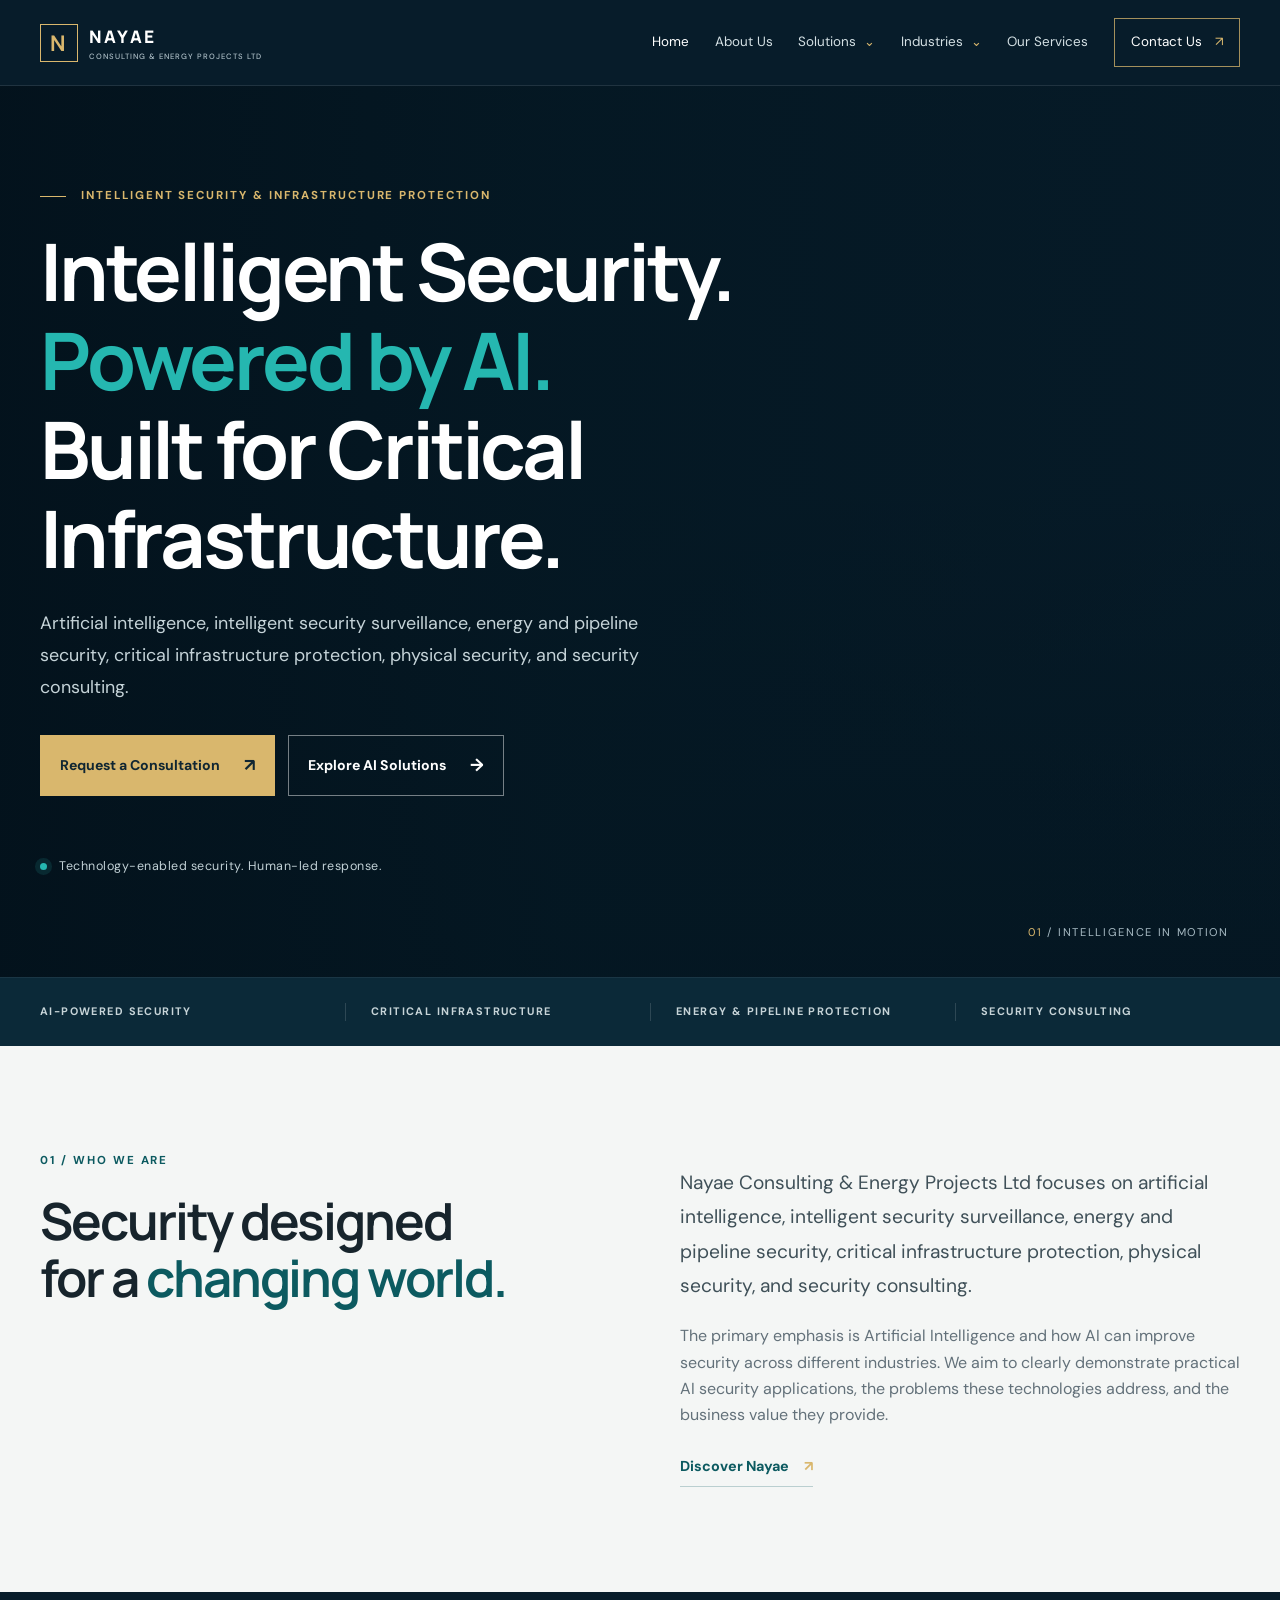
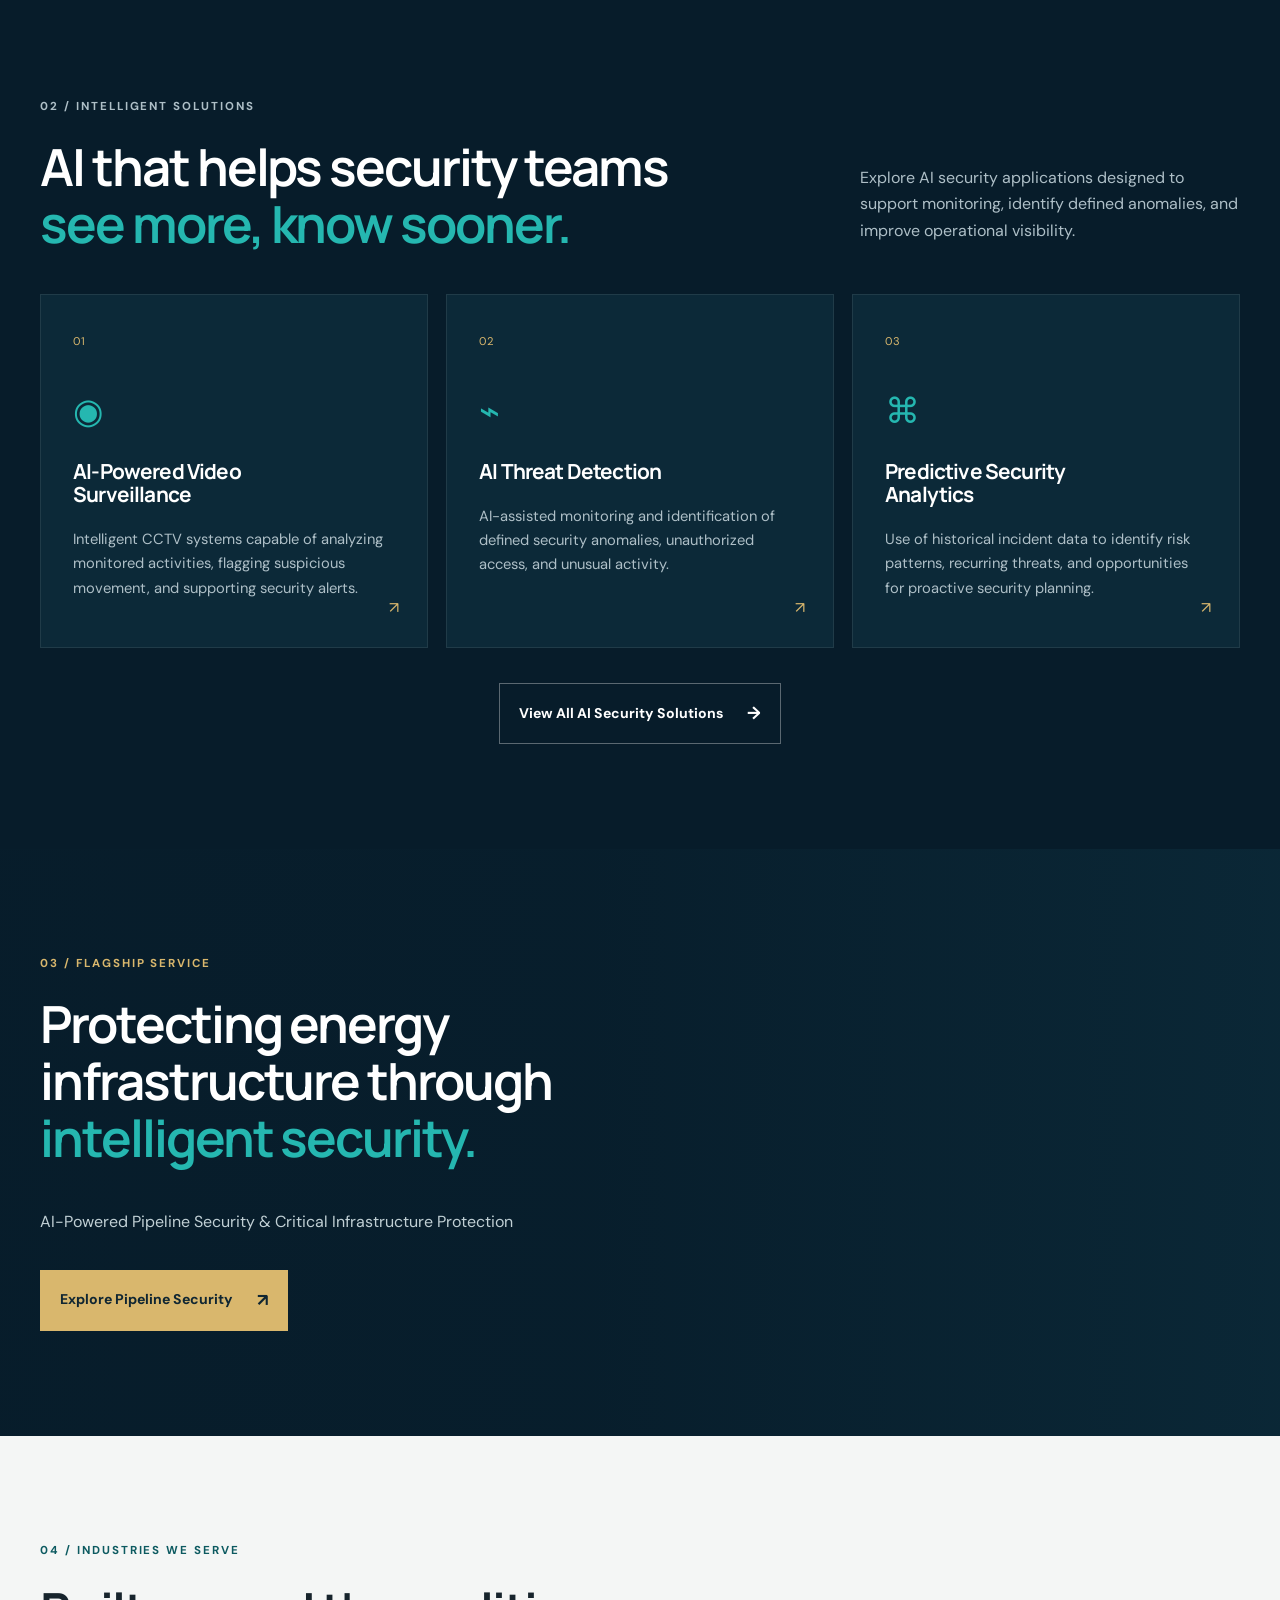
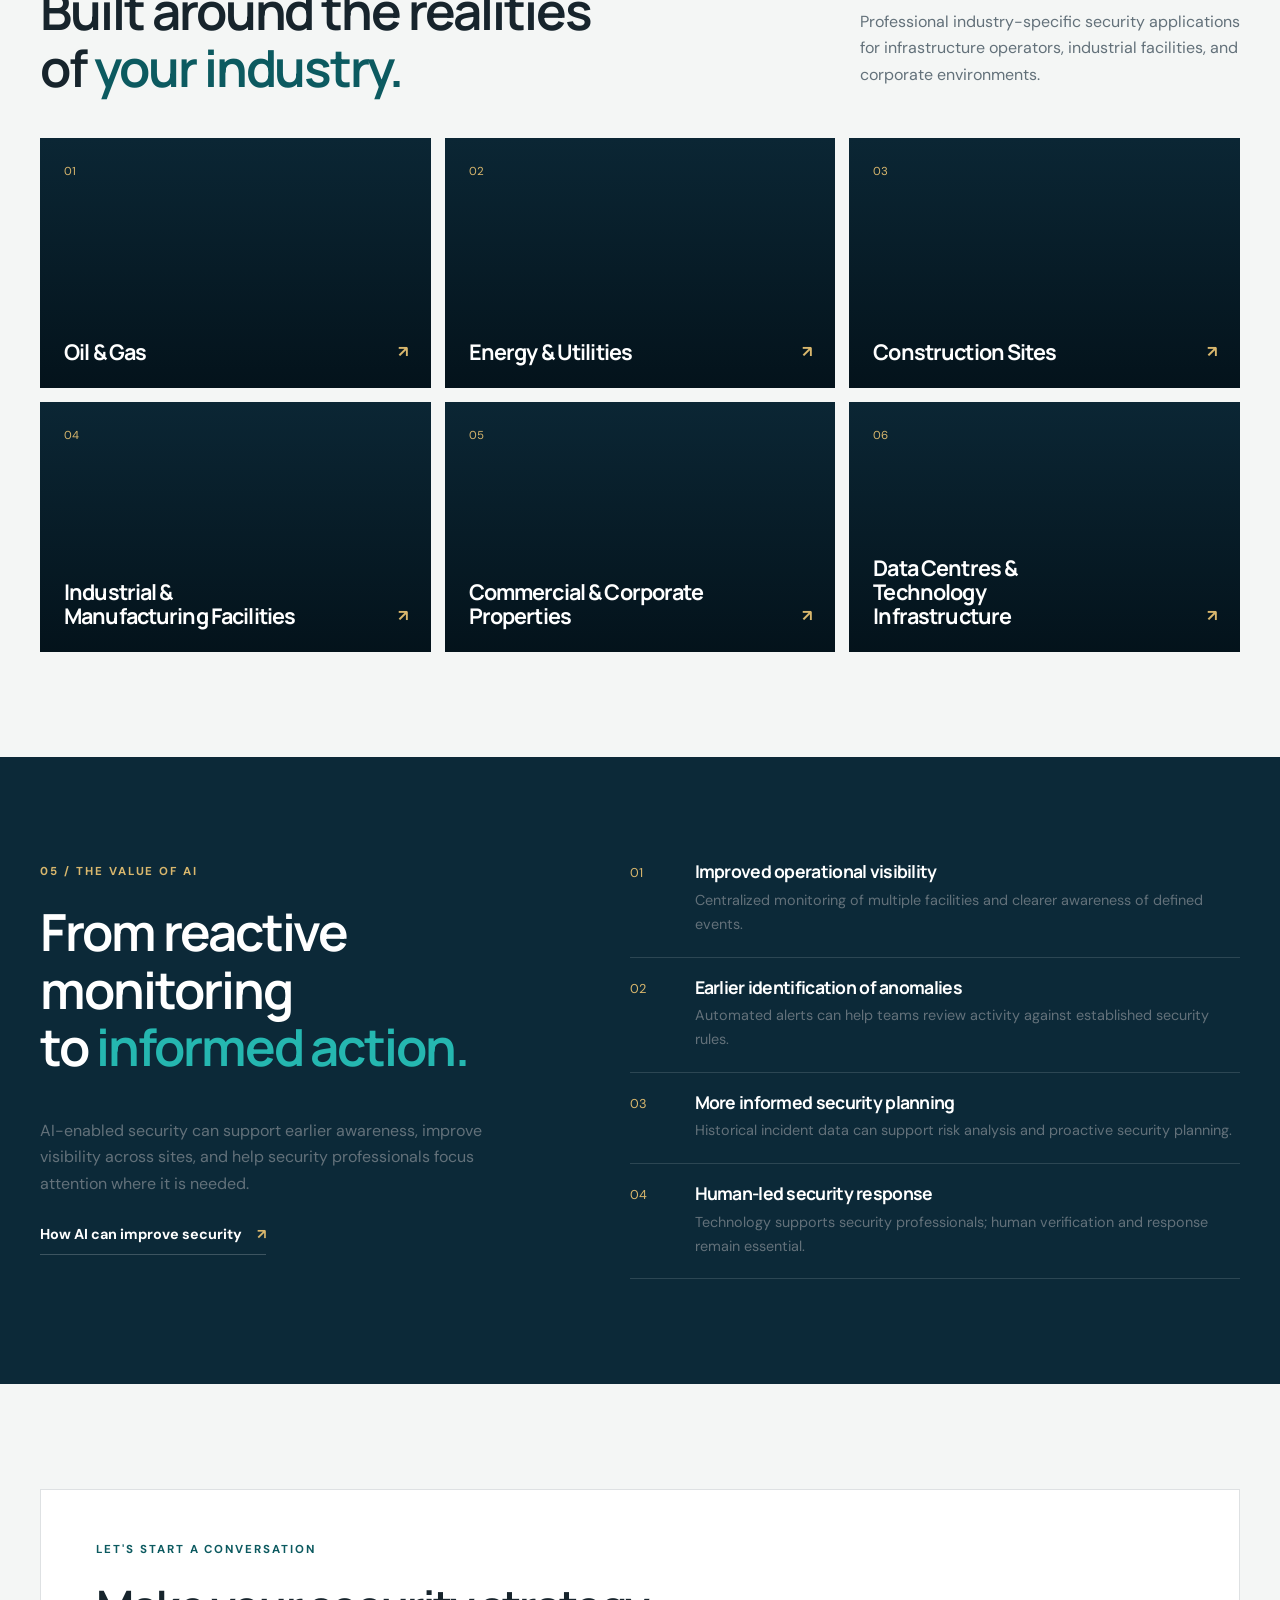
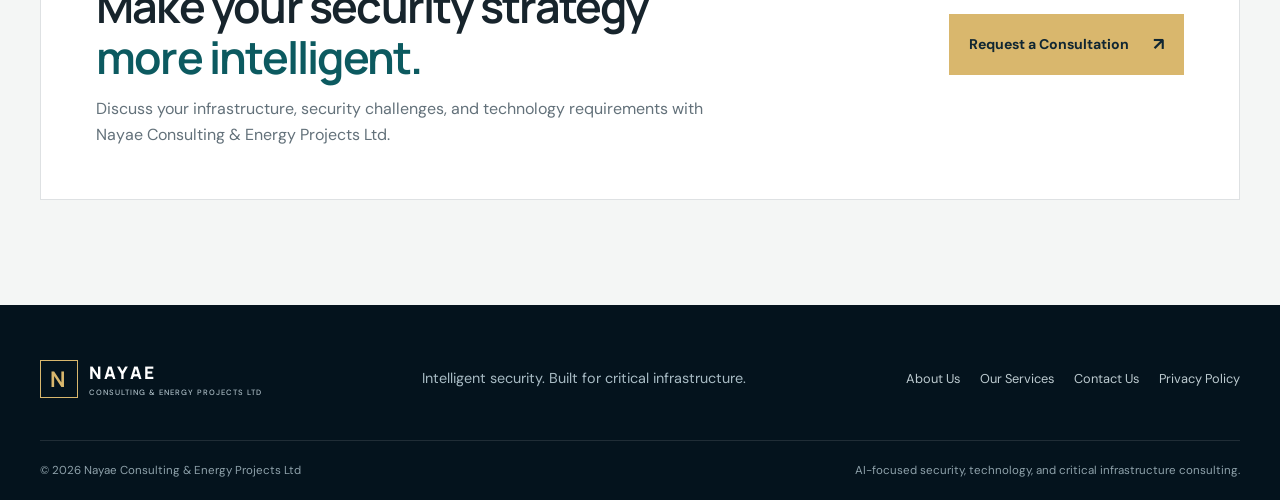
<file: index.html>
<!DOCTYPE html>
<html lang="en">
<head>
  <meta charset="UTF-8">
  <meta name="viewport" content="width=device-width, initial-scale=1.0">
  <meta name="description" content="Nayae Consulting & Energy Projects Ltd — Intelligent Security. Powered by AI. Built for Critical Infrastructure.">
  <meta name="theme-color" content="#071c2a">
  <title>Nayae Consulting & Energy Projects Ltd | Intelligent Security</title>
  <link rel="stylesheet" href="css/style.css">
  <script defer src="js/main.js"></script>
</head>
<body>
  <a class="skip-link" href="#main">Skip to content</a>
  <header class="site-header">
    <a class="brand" href="index.html" aria-label="Nayae home"><span class="brand-mark">N</span><span>NAYAE<small>CONSULTING & ENERGY PROJECTS LTD</small></span></a>
    <button class="menu-toggle" aria-label="Open navigation" aria-expanded="false"><span></span><span></span><span></span></button>
    <nav class="main-nav" aria-label="Main navigation">
      <a class="active" href="index.html">Home</a>
      <a href="about.html">About Us</a>
      <div class="nav-group"><button class="nav-dropdown" aria-expanded="false">Solutions <span>⌄</span></button><div class="dropdown-menu"><a href="ai-solutions.html">AI-Powered Security Solutions</a><a href="pipeline-security.html">Pipeline & Critical Infrastructure</a></div></div>
      <div class="nav-group"><button class="nav-dropdown" aria-expanded="false">Industries <span>⌄</span></button><div class="dropdown-menu"><a href="industries.html#oil-gas">Oil & Gas</a><a href="industries.html#energy">Energy & Utilities</a><a href="industries.html#construction">Construction Sites</a><a href="industries.html#industrial">Industrial & Manufacturing</a><a href="industries.html#commercial">Commercial & Corporate</a><a href="industries.html#warehousing">Warehousing & Logistics</a><a href="industries.html#data-centres">Data Centres & Technology</a></div></div>
      <a href="services.html">Our Services</a><a href="contact.html" class="nav-cta">Contact Us <span>↗</span></a>
    </nav>
  </header>
  <main id="main">
    <section class="hero">
      <div class="hero-image" role="img" aria-label="Modern energy infrastructure at dusk"></div>
      <div class="hero-content wrap">
        <p class="eyebrow"><span></span> INTELLIGENT SECURITY & INFRASTRUCTURE PROTECTION</p>
        <h1>Intelligent Security.<br><em>Powered by AI.</em><br>Built for Critical Infrastructure.</h1>
        <p class="hero-lead">Artificial intelligence, intelligent security surveillance, energy and pipeline security, critical infrastructure protection, physical security, and security consulting.</p>
        <div class="hero-actions"><a class="button button-primary" href="contact.html">Request a Consultation <span>↗</span></a><a class="button button-ghost" href="ai-solutions.html">Explore AI Solutions <span>→</span></a></div>
        <div class="hero-note"><span class="pulse"></span> Technology-enabled security. Human-led response.</div>
      </div>
      <div class="hero-index"><span>01</span> / INTELLIGENCE IN MOTION</div>
    </section>
    <section class="trust-strip"><div class="wrap strip-grid"><span>AI-POWERED SECURITY</span><span>CRITICAL INFRASTRUCTURE</span><span>ENERGY & PIPELINE PROTECTION</span><span>SECURITY CONSULTING</span></div></section>
    <section class="section section-light"><div class="wrap intro-grid"><div><p class="eyebrow dark">01 / WHO WE ARE</p><h2>Security designed for a <em>changing world.</em></h2></div><div class="intro-copy"><p class="large-copy">Nayae Consulting & Energy Projects Ltd focuses on artificial intelligence, intelligent security surveillance, energy and pipeline security, critical infrastructure protection, physical security, and security consulting.</p><p>The primary emphasis is Artificial Intelligence and how AI can improve security across different industries. We aim to clearly demonstrate practical AI security applications, the problems these technologies address, and the business value they provide.</p><a class="text-link" href="about.html">Discover Nayae <span>↗</span></a></div></div></section>
    <section class="section section-dark"><div class="wrap"><div class="section-heading"><div><p class="eyebrow">02 / INTELLIGENT SOLUTIONS</p><h2>AI that helps security teams<br><em>see more, know sooner.</em></h2></div><p>Explore AI security applications designed to support monitoring, identify defined anomalies, and improve operational visibility.</p></div>
      <div class="card-grid three">
        <a class="solution-card" href="ai-solutions.html#video"><span class="card-number">01</span><div class="line-icon">◉</div><h3>AI-Powered Video Surveillance</h3><p>Intelligent CCTV systems capable of analyzing monitored activities, flagging suspicious movement, and supporting security alerts.</p><span class="card-arrow">↗</span></a>
        <a class="solution-card" href="ai-solutions.html#threat"><span class="card-number">02</span><div class="line-icon">⌁</div><h3>AI Threat Detection</h3><p>AI-assisted monitoring and identification of defined security anomalies, unauthorized access, and unusual activity.</p><span class="card-arrow">↗</span></a>
        <a class="solution-card" href="ai-solutions.html#analytics"><span class="card-number">03</span><div class="line-icon">⌘</div><h3>Predictive Security Analytics</h3><p>Use of historical incident data to identify risk patterns, recurring threats, and opportunities for proactive security planning.</p><span class="card-arrow">↗</span></a>
      </div><div class="center-action"><a class="button button-outline" href="ai-solutions.html">View All AI Security Solutions <span>→</span></a></div>
    </div></section>
    <section class="section pipeline-feature"><div class="pipeline-photo"></div><div class="wrap pipeline-content"><p class="eyebrow">03 / FLAGSHIP SERVICE</p><h2>Protecting energy infrastructure through <em>intelligent security.</em></h2><p>AI-Powered Pipeline Security & Critical Infrastructure Protection</p><a class="button button-primary" href="pipeline-security.html">Explore Pipeline Security <span>↗</span></a></div></section>
    <section class="section section-light"><div class="wrap"><div class="section-heading"><div><p class="eyebrow dark">04 / INDUSTRIES WE SERVE</p><h2>Built around the realities<br>of <em>your industry.</em></h2></div><p>Professional industry-specific security applications for infrastructure operators, industrial facilities, and corporate environments.</p></div><div class="industry-grid">
      <a href="industries.html#oil-gas" class="industry-tile tile-oil"><span>01</span><h3>Oil & Gas</h3><b>↗</b></a><a href="industries.html#energy" class="industry-tile tile-energy"><span>02</span><h3>Energy & Utilities</h3><b>↗</b></a><a href="industries.html#construction" class="industry-tile tile-construction"><span>03</span><h3>Construction Sites</h3><b>↗</b></a><a href="industries.html#industrial" class="industry-tile tile-industrial"><span>04</span><h3>Industrial & Manufacturing Facilities</h3><b>↗</b></a><a href="industries.html#commercial" class="industry-tile tile-commercial"><span>05</span><h3>Commercial & Corporate Properties</h3><b>↗</b></a><a href="industries.html#data-centres" class="industry-tile tile-data"><span>06</span><h3>Data Centres & Technology Infrastructure</h3><b>↗</b></a>
    </div></div></section>
    <section class="section benefits-section"><div class="wrap benefits-grid"><div><p class="eyebrow">05 / THE VALUE OF AI</p><h2>From reactive monitoring<br>to <em>informed action.</em></h2><p>AI-enabled security can support earlier awareness, improve visibility across sites, and help security professionals focus attention where it is needed.</p><a class="text-link light-link" href="ai-solutions.html">How AI can improve security <span>↗</span></a></div><div class="benefit-list"><div><span>01</span><div><h3>Improved operational visibility</h3><p>Centralized monitoring of multiple facilities and clearer awareness of defined events.</p></div></div><div><span>02</span><div><h3>Earlier identification of anomalies</h3><p>Automated alerts can help teams review activity against established security rules.</p></div></div><div><span>03</span><div><h3>More informed security planning</h3><p>Historical incident data can support risk analysis and proactive security planning.</p></div></div><div><span>04</span><div><h3>Human-led security response</h3><p>Technology supports security professionals; human verification and response remain essential.</p></div></div></div></div></section>
    <section class="section section-light"><div class="wrap cta-panel"><div><p class="eyebrow dark">LET'S START A CONVERSATION</p><h2>Make your security strategy<br><em>more intelligent.</em></h2><p>Discuss your infrastructure, security challenges, and technology requirements with Nayae Consulting & Energy Projects Ltd.</p></div><a class="button button-primary" href="contact.html">Request a Consultation <span>↗</span></a></div></section>
  </main>
  <footer class="site-footer"><div class="wrap footer-top"><a class="brand" href="index.html"><span class="brand-mark">N</span><span>NAYAE<small>CONSULTING & ENERGY PROJECTS LTD</small></span></a><p>Intelligent security. Built for critical infrastructure.</p><div class="footer-links"><a href="about.html">About Us</a><a href="services.html">Our Services</a><a href="contact.html">Contact Us</a><a href="privacy.html">Privacy Policy</a></div></div><div class="wrap footer-bottom"><span>© <span data-year></span> Nayae Consulting & Energy Projects Ltd</span><span>AI-focused security, technology, and critical infrastructure consulting.</span></div></footer>
</body>
</html>
</file>
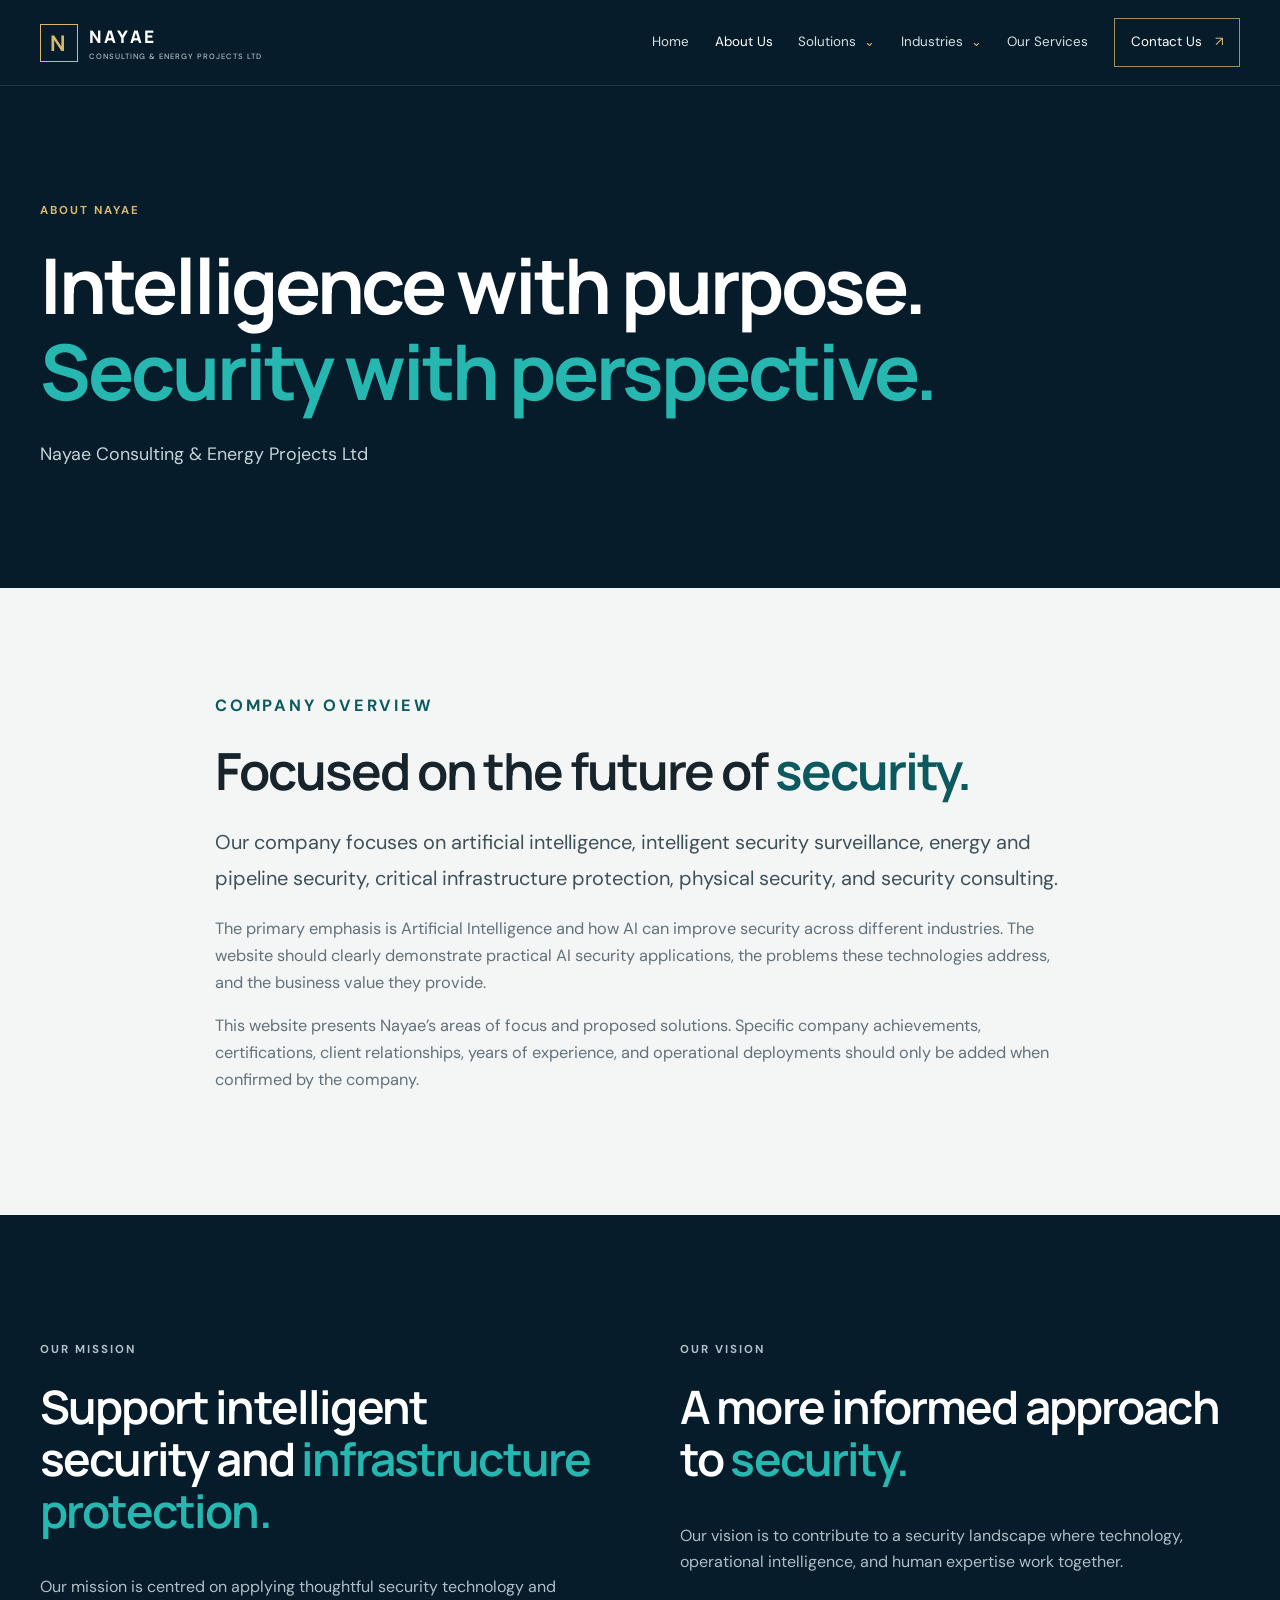
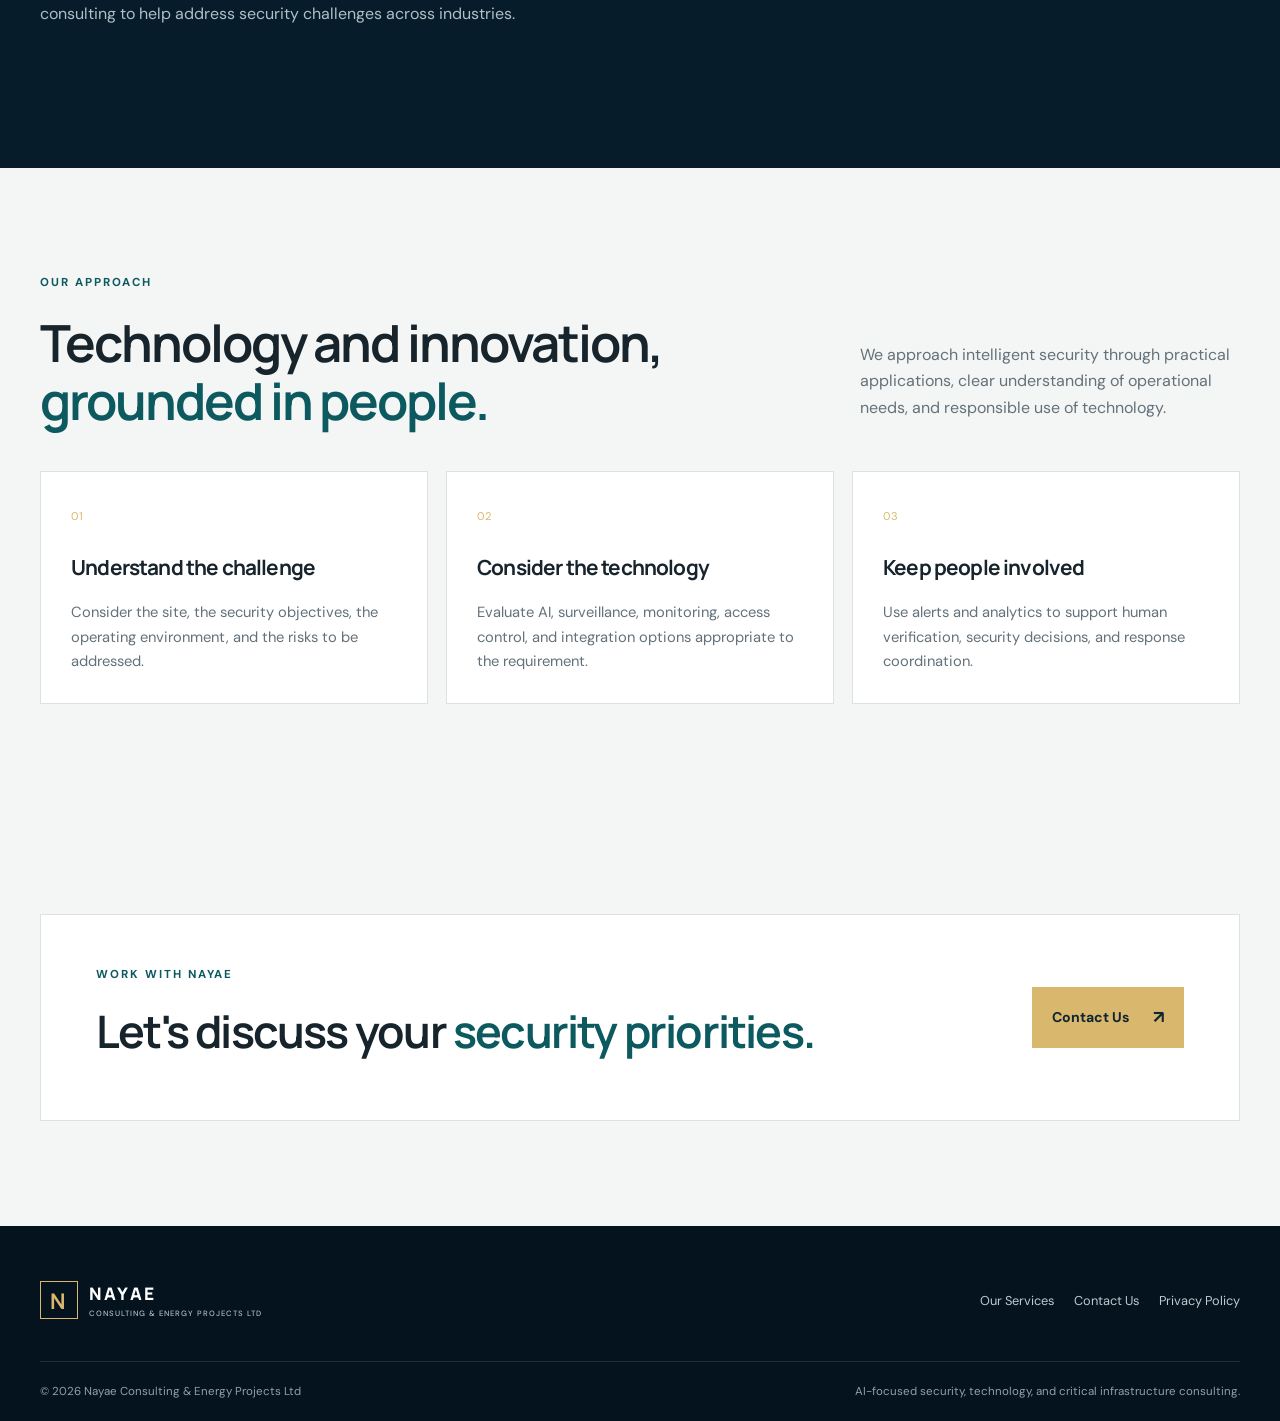
<file: about.html>
<!DOCTYPE html><html lang="en"><head><meta charset="UTF-8"><meta name="viewport" content="width=device-width, initial-scale=1.0"><meta name="description" content="Learn about Nayae Consulting & Energy Projects Ltd and our approach to intelligent security."><title>About Us | Nayae Consulting & Energy Projects Ltd</title><link rel="stylesheet" href="css/style.css"><script defer src="js/main.js"></script></head><body><header class="site-header"><a class="brand" href="index.html"><span class="brand-mark">N</span><span>NAYAE<small>CONSULTING & ENERGY PROJECTS LTD</small></span></a><button class="menu-toggle" aria-label="Open navigation" aria-expanded="false"><span></span><span></span><span></span></button><nav class="main-nav"><a href="index.html">Home</a><a class="active" href="about.html">About Us</a><div class="nav-group"><button class="nav-dropdown" aria-expanded="false">Solutions <span>⌄</span></button><div class="dropdown-menu"><a href="ai-solutions.html">AI-Powered Security Solutions</a><a href="pipeline-security.html">Pipeline & Critical Infrastructure</a></div></div><div class="nav-group"><button class="nav-dropdown" aria-expanded="false">Industries <span>⌄</span></button><div class="dropdown-menu"><a href="industries.html">Industries We Serve</a></div></div><a href="services.html">Our Services</a><a href="contact.html" class="nav-cta">Contact Us <span>↗</span></a></nav></header><main id="main"><section class="page-hero page-hero-about"><div class="wrap"><p class="eyebrow">ABOUT NAYAE</p><h1>Intelligence with purpose.<br><em>Security with perspective.</em></h1><p class="hero-lead">Nayae Consulting & Energy Projects Ltd</p></div></section><section class="section section-light"><div class="wrap content-narrow"><p class="eyebrow dark">COMPANY OVERVIEW</p><h2>Focused on the future of <em>security.</em></h2><p class="large-copy">Our company focuses on artificial intelligence, intelligent security surveillance, energy and pipeline security, critical infrastructure protection, physical security, and security consulting.</p><p>The primary emphasis is Artificial Intelligence and how AI can improve security across different industries. The website should clearly demonstrate practical AI security applications, the problems these technologies address, and the business value they provide.</p><p>This website presents Nayae’s areas of focus and proposed solutions. Specific company achievements, certifications, client relationships, years of experience, and operational deployments should only be added when confirmed by the company.</p></div></section><section class="section section-dark"><div class="wrap values-grid"><div><p class="eyebrow">OUR MISSION</p><h2>Support intelligent security and <em>infrastructure protection.</em></h2><p>Our mission is centred on applying thoughtful security technology and consulting to help address security challenges across industries.</p></div><div><p class="eyebrow">OUR VISION</p><h2>A more informed approach to <em>security.</em></h2><p>Our vision is to contribute to a security landscape where technology, operational intelligence, and human expertise work together.</p></div></div></section><section class="section section-light"><div class="wrap"><div class="section-heading"><div><p class="eyebrow dark">OUR APPROACH</p><h2>Technology and innovation,<br><em>grounded in people.</em></h2></div><p>We approach intelligent security through practical applications, clear understanding of operational needs, and responsible use of technology.</p></div><div class="card-grid three"><article class="plain-card"><span class="card-number">01</span><h3>Understand the challenge</h3><p>Consider the site, the security objectives, the operating environment, and the risks to be addressed.</p></article><article class="plain-card"><span class="card-number">02</span><h3>Consider the technology</h3><p>Evaluate AI, surveillance, monitoring, access control, and integration options appropriate to the requirement.</p></article><article class="plain-card"><span class="card-number">03</span><h3>Keep people involved</h3><p>Use alerts and analytics to support human verification, security decisions, and response coordination.</p></article></div></div></section><section class="section section-light"><div class="wrap cta-panel"><div><p class="eyebrow dark">WORK WITH NAYAE</p><h2>Let's discuss your <em>security priorities.</em></h2></div><a class="button button-primary" href="contact.html">Contact Us <span>↗</span></a></div></section></main><footer class="site-footer"><div class="wrap footer-top"><a class="brand" href="index.html"><span class="brand-mark">N</span><span>NAYAE<small>CONSULTING & ENERGY PROJECTS LTD</small></span></a><div class="footer-links"><a href="services.html">Our Services</a><a href="contact.html">Contact Us</a><a href="privacy.html">Privacy Policy</a></div></div><div class="wrap footer-bottom"><span>© <span data-year></span> Nayae Consulting & Energy Projects Ltd</span><span>AI-focused security, technology, and critical infrastructure consulting.</span></div></footer></body></html>
</file>
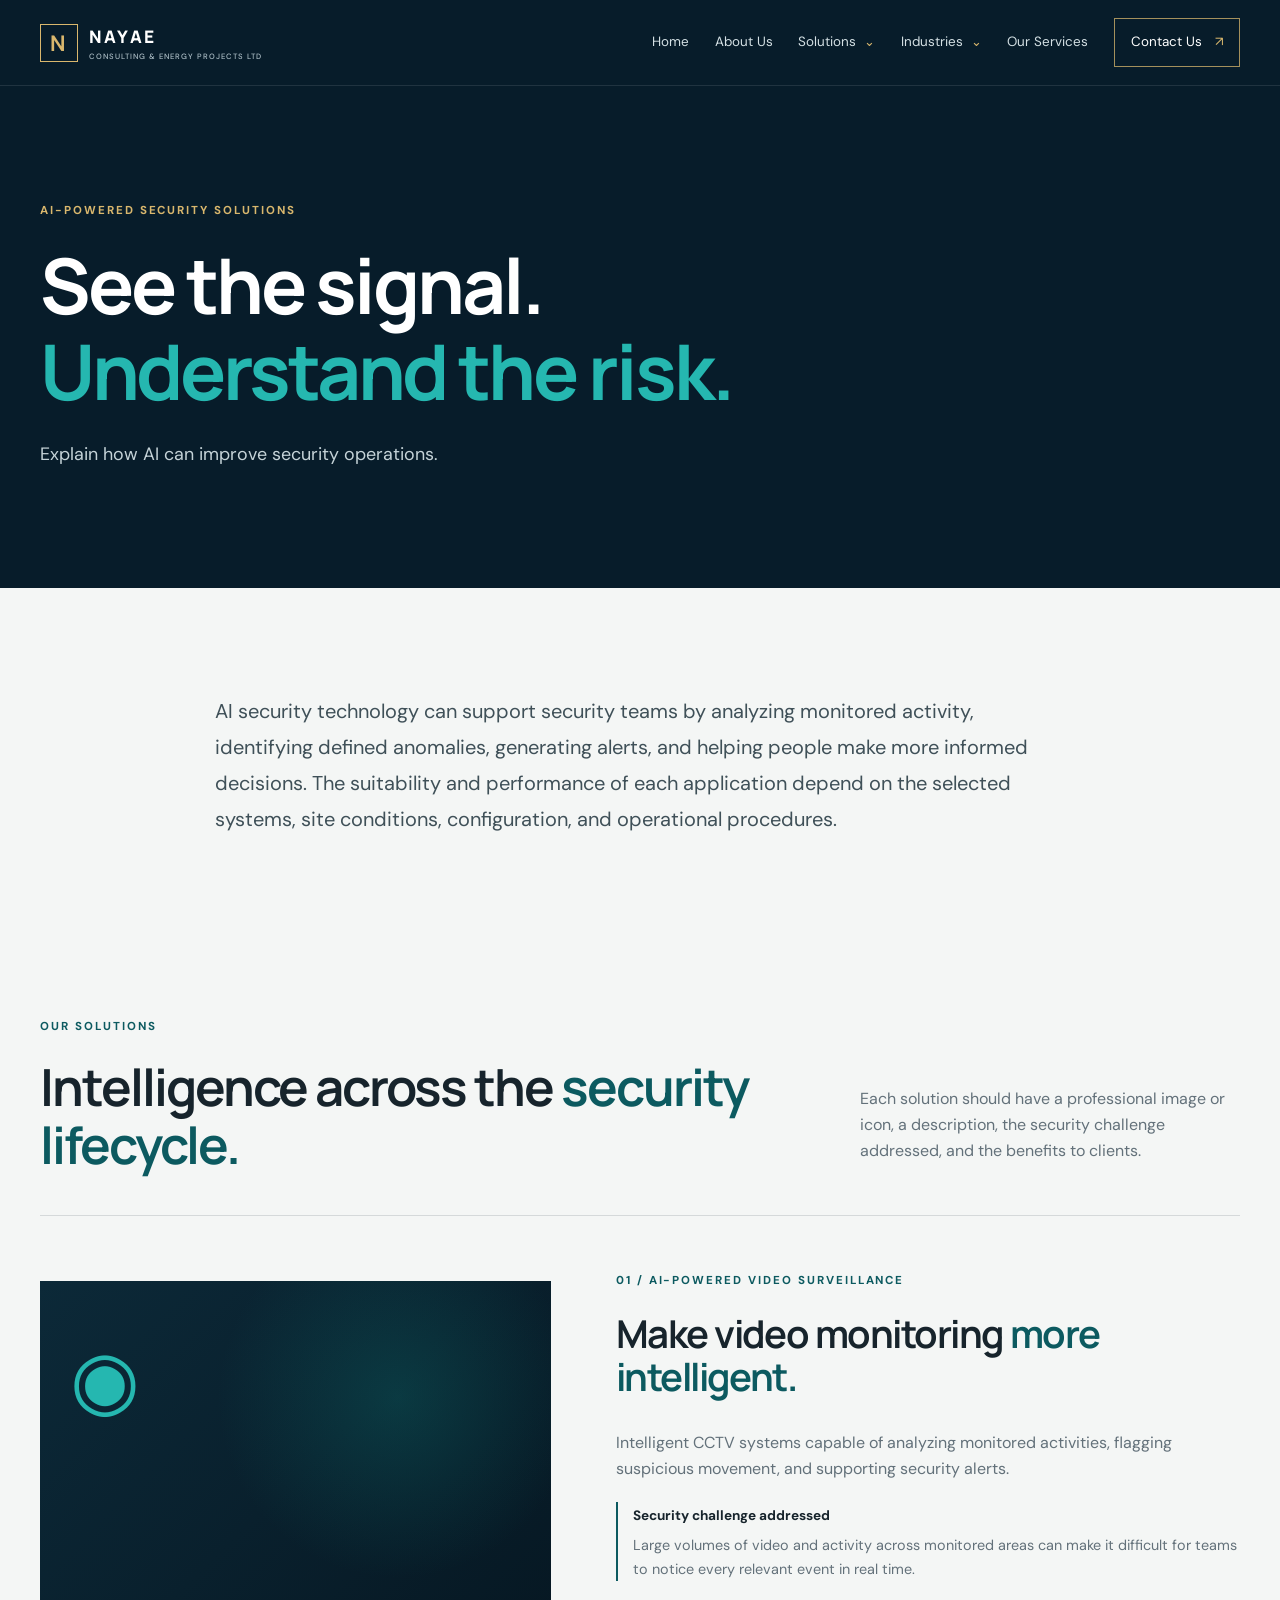
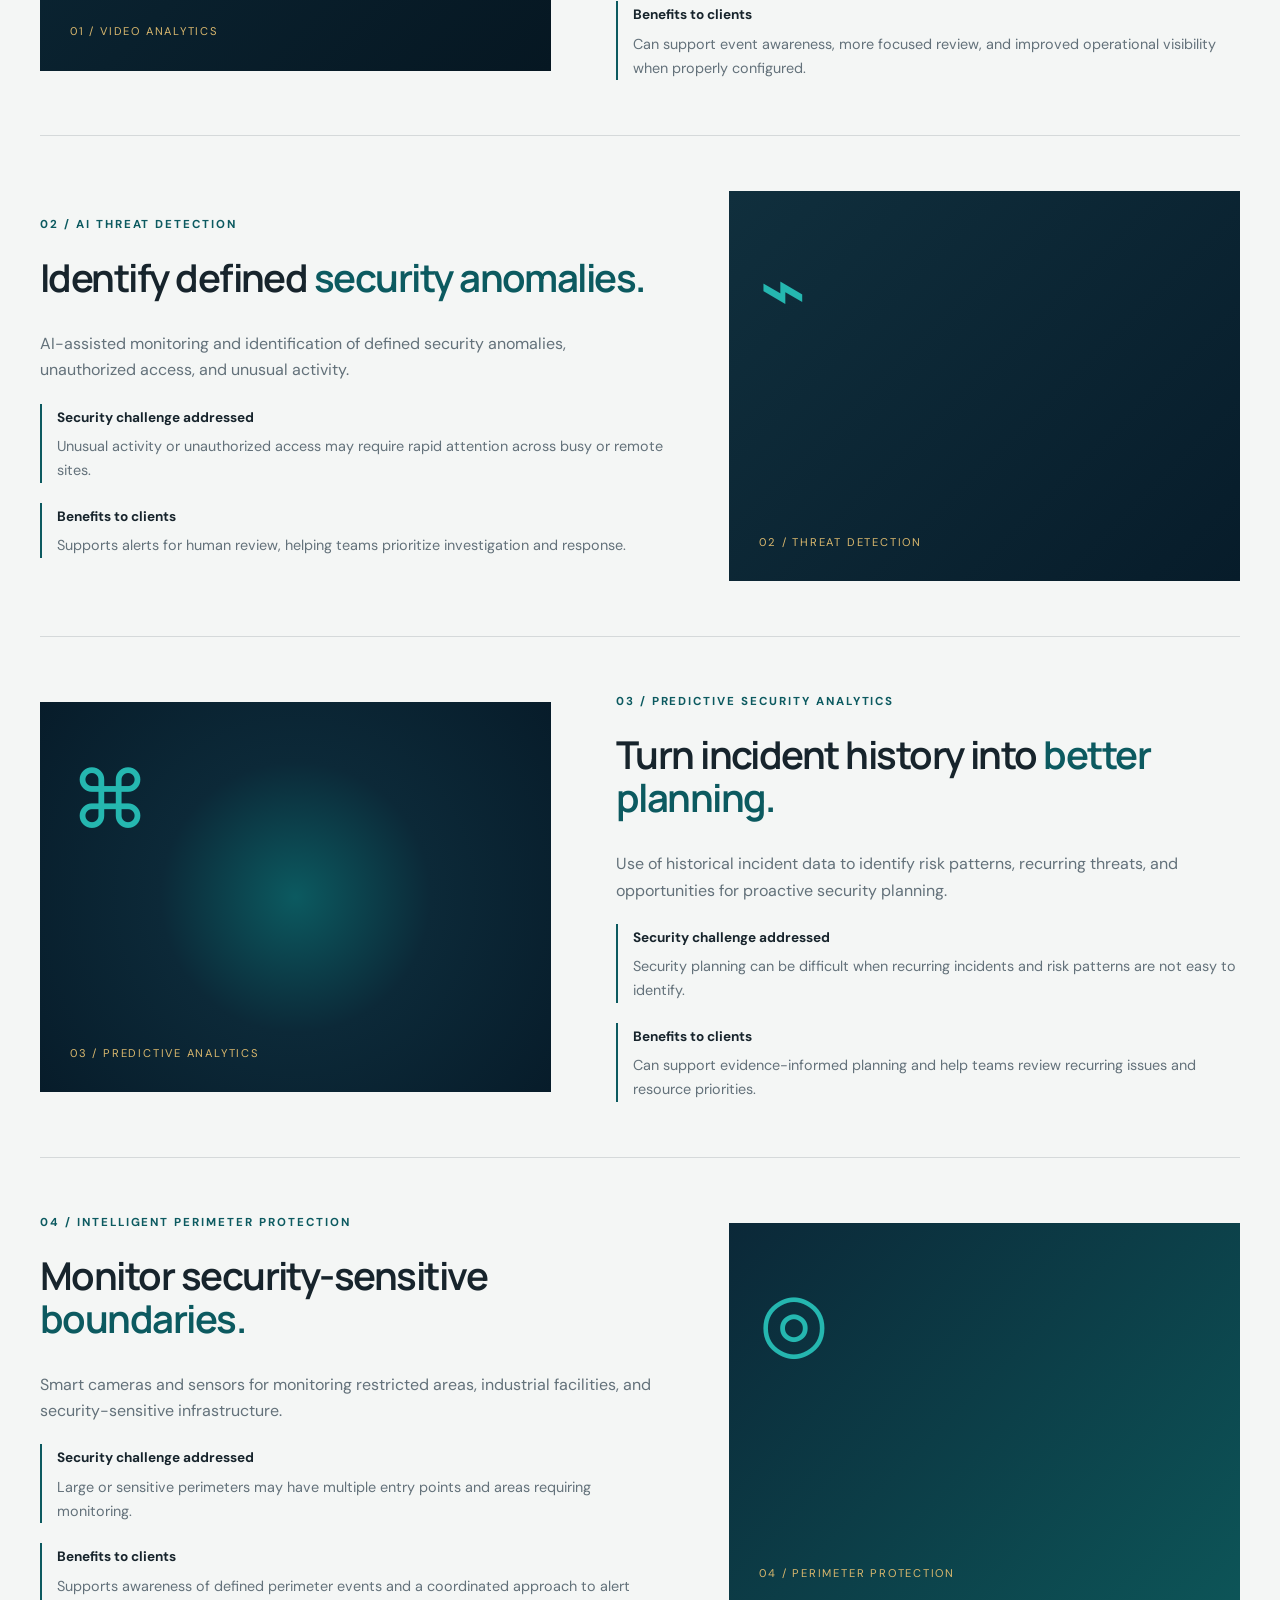
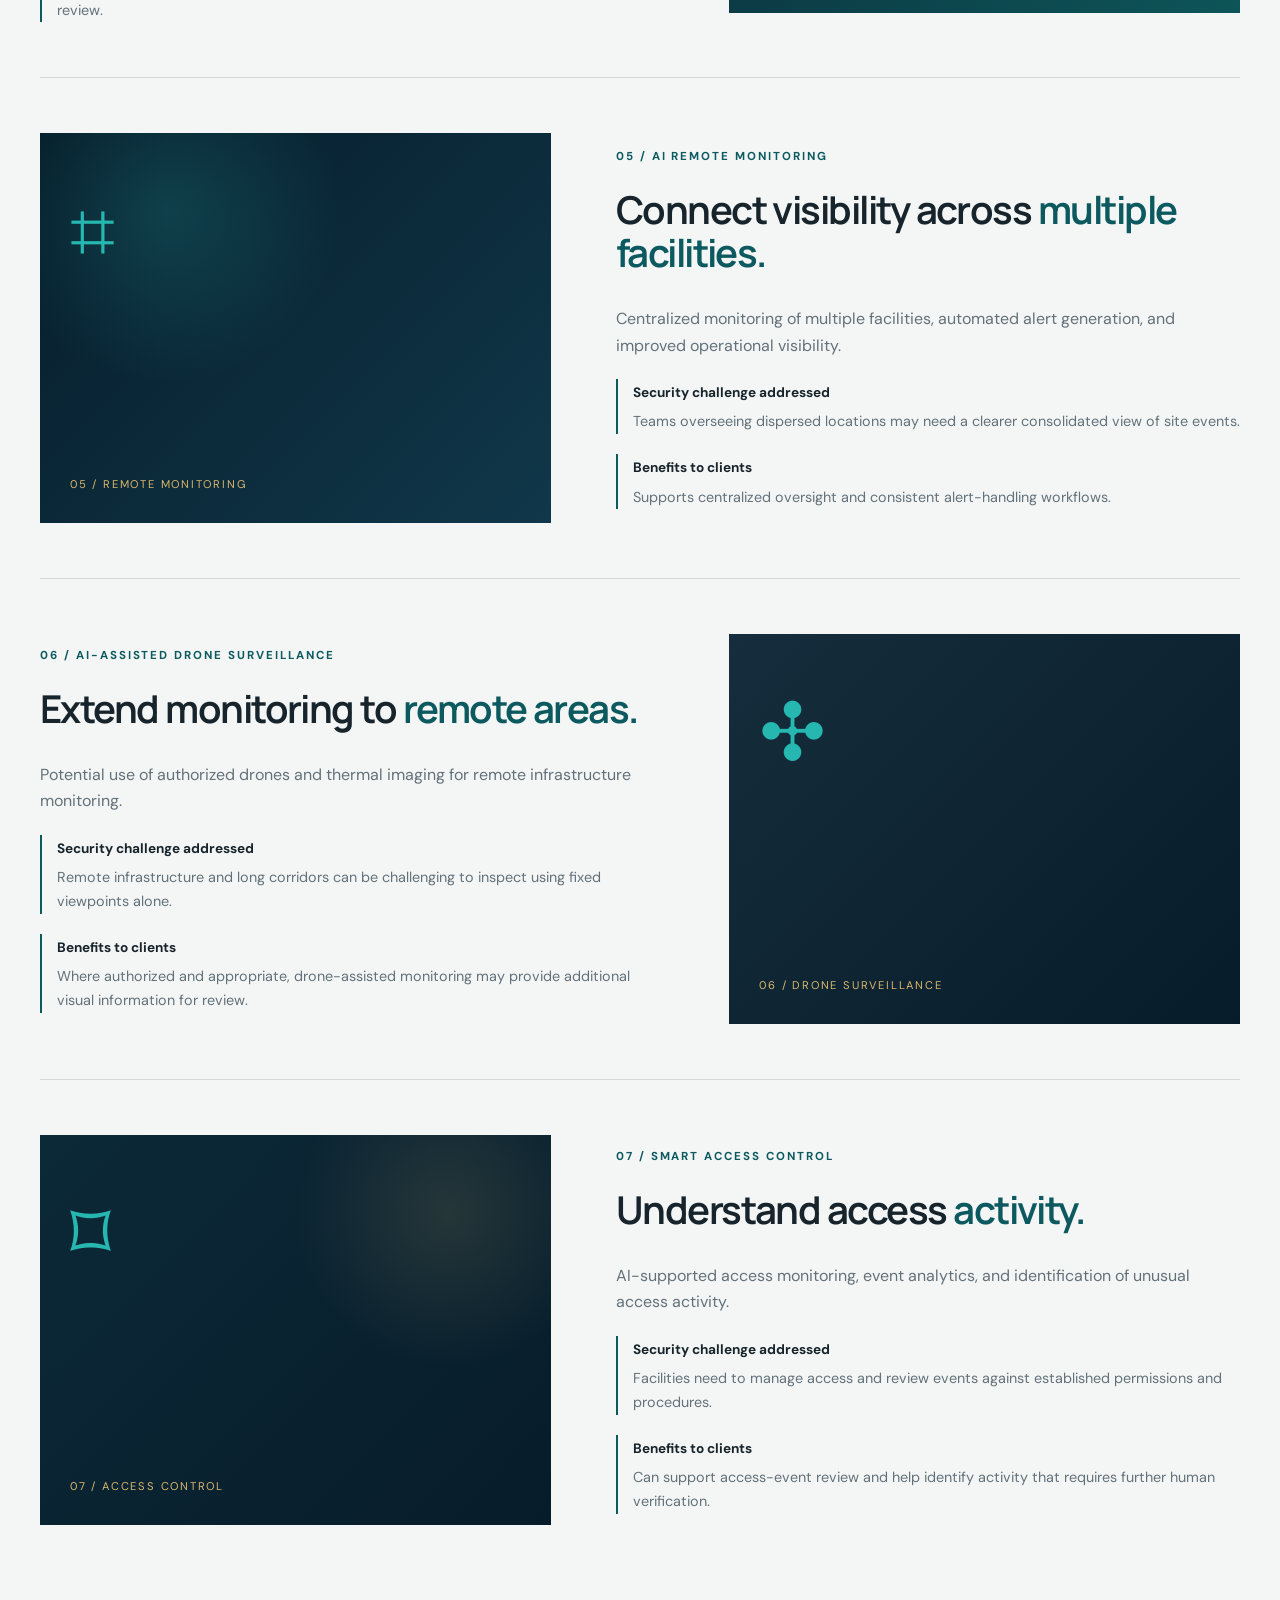
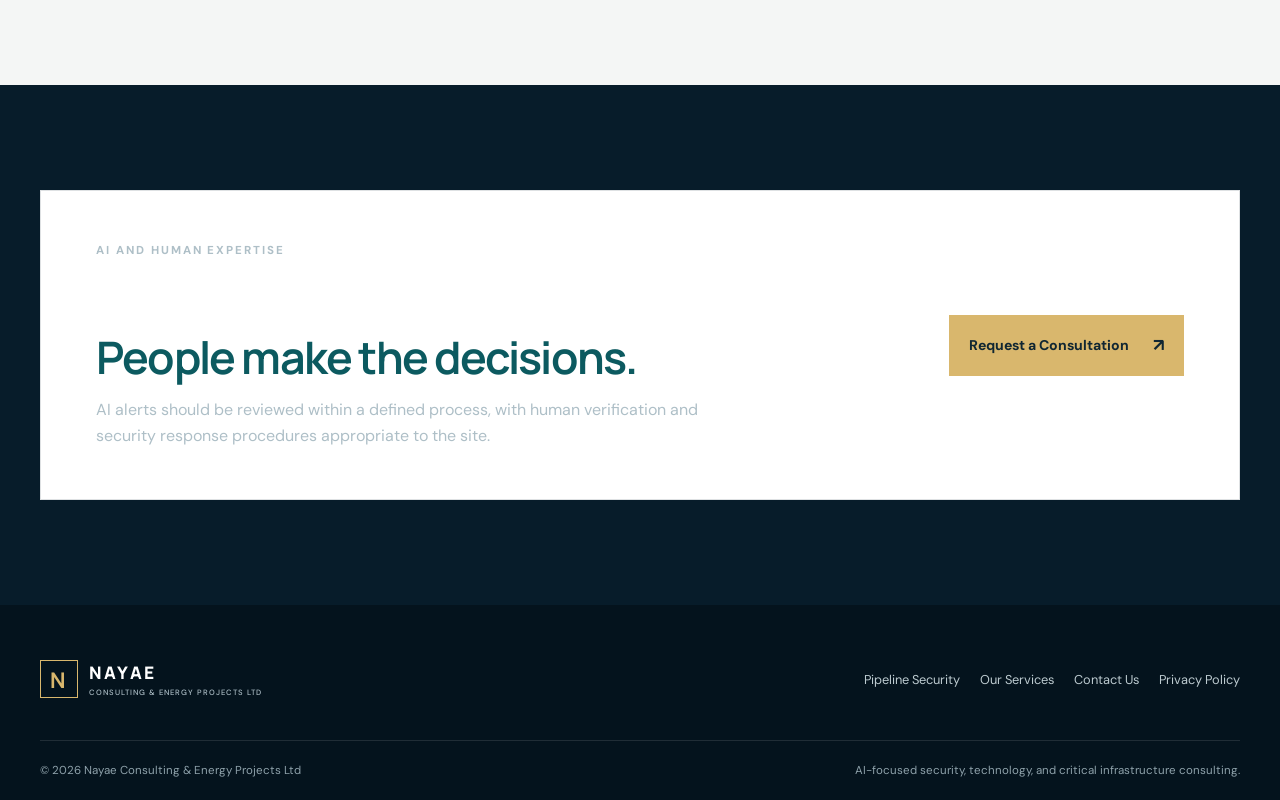
<file: ai-solutions.html>
<!DOCTYPE html><html lang="en"><head><meta charset="UTF-8"><meta name="viewport" content="width=device-width, initial-scale=1.0"><meta name="description" content="AI-Powered Security Solutions from Nayae Consulting & Energy Projects Ltd."><title>AI-Powered Security Solutions | Nayae</title><link rel="stylesheet" href="css/style.css"><script defer src="js/main.js"></script></head><body><header class="site-header"><a class="brand" href="index.html"><span class="brand-mark">N</span><span>NAYAE<small>CONSULTING & ENERGY PROJECTS LTD</small></span></a><button class="menu-toggle" aria-label="Open navigation" aria-expanded="false"><span></span><span></span><span></span></button><nav class="main-nav"><a href="index.html">Home</a><a href="about.html">About Us</a><div class="nav-group"><button class="nav-dropdown" aria-expanded="true">Solutions <span>⌄</span></button><div class="dropdown-menu"><a class="active" href="ai-solutions.html">AI-Powered Security Solutions</a><a href="pipeline-security.html">Pipeline & Critical Infrastructure</a></div></div><div class="nav-group"><button class="nav-dropdown" aria-expanded="false">Industries <span>⌄</span></button><div class="dropdown-menu"><a href="industries.html">Industries We Serve</a></div></div><a href="services.html">Our Services</a><a href="contact.html" class="nav-cta">Contact Us <span>↗</span></a></nav></header><main id="main"><section class="page-hero page-hero-ai"><div class="wrap"><p class="eyebrow">AI-POWERED SECURITY SOLUTIONS</p><h1>See the signal.<br><em>Understand the risk.</em></h1><p class="hero-lead">Explain how AI can improve security operations.</p></div></section><section class="section section-light"><div class="wrap content-narrow"><p class="large-copy">AI security technology can support security teams by analyzing monitored activity, identifying defined anomalies, generating alerts, and helping people make more informed decisions. The suitability and performance of each application depend on the selected systems, site conditions, configuration, and operational procedures.</p></div></section><section class="section section-light solution-detail-section"><div class="wrap"><div class="section-heading"><div><p class="eyebrow dark">OUR SOLUTIONS</p><h2>Intelligence across the <em>security lifecycle.</em></h2></div><p>Each solution should have a professional image or icon, a description, the security challenge addressed, and the benefits to clients.</p></div>
<article class="detail-row" id="video"><div class="detail-visual visual-camera"><span class="visual-symbol">◉</span><small>01 / VIDEO ANALYTICS</small></div><div class="detail-copy"><p class="eyebrow dark">01 / AI-POWERED VIDEO SURVEILLANCE</p><h2>Make video monitoring <em>more intelligent.</em></h2><p>Intelligent CCTV systems capable of analyzing monitored activities, flagging suspicious movement, and supporting security alerts.</p><div class="challenge-box"><b>Security challenge addressed</b><p>Large volumes of video and activity across monitored areas can make it difficult for teams to notice every relevant event in real time.</p></div><div class="challenge-box"><b>Benefits to clients</b><p>Can support event awareness, more focused review, and improved operational visibility when properly configured.</p></div></div></article>
<article class="detail-row reverse" id="threat"><div class="detail-visual visual-threat"><span class="visual-symbol">⌁</span><small>02 / THREAT DETECTION</small></div><div class="detail-copy"><p class="eyebrow dark">02 / AI THREAT DETECTION</p><h2>Identify defined <em>security anomalies.</em></h2><p>AI-assisted monitoring and identification of defined security anomalies, unauthorized access, and unusual activity.</p><div class="challenge-box"><b>Security challenge addressed</b><p>Unusual activity or unauthorized access may require rapid attention across busy or remote sites.</p></div><div class="challenge-box"><b>Benefits to clients</b><p>Supports alerts for human review, helping teams prioritize investigation and response.</p></div></div></article>
<article class="detail-row" id="analytics"><div class="detail-visual visual-analytics"><span class="visual-symbol">⌘</span><small>03 / PREDICTIVE ANALYTICS</small></div><div class="detail-copy"><p class="eyebrow dark">03 / PREDICTIVE SECURITY ANALYTICS</p><h2>Turn incident history into <em>better planning.</em></h2><p>Use of historical incident data to identify risk patterns, recurring threats, and opportunities for proactive security planning.</p><div class="challenge-box"><b>Security challenge addressed</b><p>Security planning can be difficult when recurring incidents and risk patterns are not easy to identify.</p></div><div class="challenge-box"><b>Benefits to clients</b><p>Can support evidence-informed planning and help teams review recurring issues and resource priorities.</p></div></div></article>
<article class="detail-row reverse" id="perimeter"><div class="detail-visual visual-perimeter"><span class="visual-symbol">◎</span><small>04 / PERIMETER PROTECTION</small></div><div class="detail-copy"><p class="eyebrow dark">04 / INTELLIGENT PERIMETER PROTECTION</p><h2>Monitor security-sensitive <em>boundaries.</em></h2><p>Smart cameras and sensors for monitoring restricted areas, industrial facilities, and security-sensitive infrastructure.</p><div class="challenge-box"><b>Security challenge addressed</b><p>Large or sensitive perimeters may have multiple entry points and areas requiring monitoring.</p></div><div class="challenge-box"><b>Benefits to clients</b><p>Supports awareness of defined perimeter events and a coordinated approach to alert review.</p></div></div></article>
<article class="detail-row" id="remote"><div class="detail-visual visual-remote"><span class="visual-symbol">⌗</span><small>05 / REMOTE MONITORING</small></div><div class="detail-copy"><p class="eyebrow dark">05 / AI REMOTE MONITORING</p><h2>Connect visibility across <em>multiple facilities.</em></h2><p>Centralized monitoring of multiple facilities, automated alert generation, and improved operational visibility.</p><div class="challenge-box"><b>Security challenge addressed</b><p>Teams overseeing dispersed locations may need a clearer consolidated view of site events.</p></div><div class="challenge-box"><b>Benefits to clients</b><p>Supports centralized oversight and consistent alert-handling workflows.</p></div></div></article>
<article class="detail-row reverse" id="drones"><div class="detail-visual visual-drone"><span class="visual-symbol">✣</span><small>06 / DRONE SURVEILLANCE</small></div><div class="detail-copy"><p class="eyebrow dark">06 / AI-ASSISTED DRONE SURVEILLANCE</p><h2>Extend monitoring to <em>remote areas.</em></h2><p>Potential use of authorized drones and thermal imaging for remote infrastructure monitoring.</p><div class="challenge-box"><b>Security challenge addressed</b><p>Remote infrastructure and long corridors can be challenging to inspect using fixed viewpoints alone.</p></div><div class="challenge-box"><b>Benefits to clients</b><p>Where authorized and appropriate, drone-assisted monitoring may provide additional visual information for review.</p></div></div></article>
<article class="detail-row" id="access"><div class="detail-visual visual-access"><span class="visual-symbol">⌑</span><small>07 / ACCESS CONTROL</small></div><div class="detail-copy"><p class="eyebrow dark">07 / SMART ACCESS CONTROL</p><h2>Understand access <em>activity.</em></h2><p>AI-supported access monitoring, event analytics, and identification of unusual access activity.</p><div class="challenge-box"><b>Security challenge addressed</b><p>Facilities need to manage access and review events against established permissions and procedures.</p></div><div class="challenge-box"><b>Benefits to clients</b><p>Can support access-event review and help identify activity that requires further human verification.</p></div></div></article>
</div></section><section class="section section-dark"><div class="wrap cta-panel"><div><p class="eyebrow">AI AND HUMAN EXPERTISE</p><h2>Technology supports people.<br><em>People make the decisions.</em></h2><p>AI alerts should be reviewed within a defined process, with human verification and security response procedures appropriate to the site.</p></div><a class="button button-primary" href="contact.html">Request a Consultation <span>↗</span></a></div></section></main><footer class="site-footer"><div class="wrap footer-top"><a class="brand" href="index.html"><span class="brand-mark">N</span><span>NAYAE<small>CONSULTING & ENERGY PROJECTS LTD</small></span></a><div class="footer-links"><a href="pipeline-security.html">Pipeline Security</a><a href="services.html">Our Services</a><a href="contact.html">Contact Us</a><a href="privacy.html">Privacy Policy</a></div></div><div class="wrap footer-bottom"><span>© <span data-year></span> Nayae Consulting & Energy Projects Ltd</span><span>AI-focused security, technology, and critical infrastructure consulting.</span></div></footer></body></html>
</file>
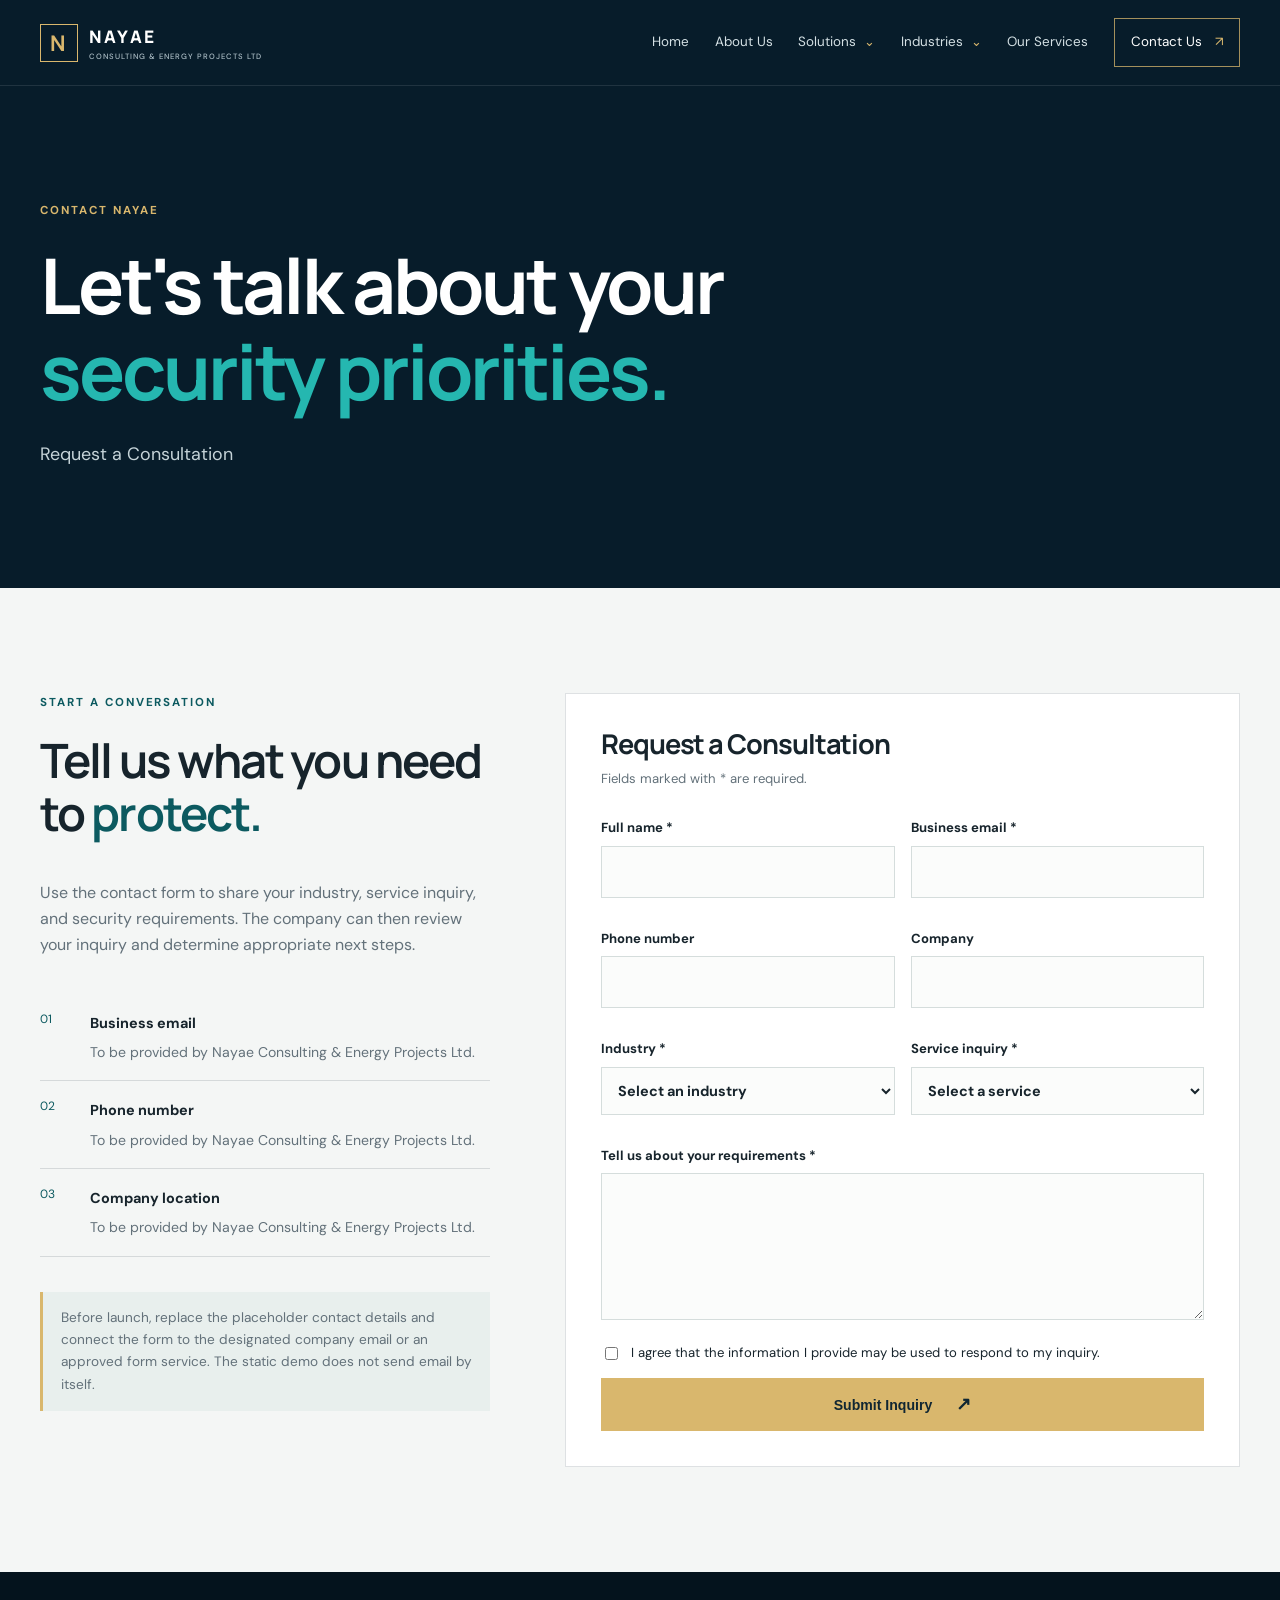
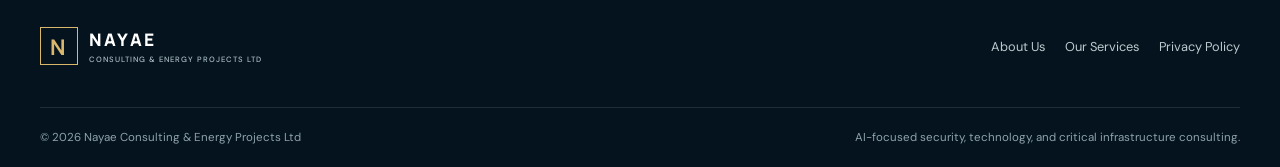
<file: contact.html>
<!DOCTYPE html><html lang="en"><head><meta charset="UTF-8"><meta name="viewport" content="width=device-width, initial-scale=1.0"><meta name="description" content="Contact Nayae Consulting & Energy Projects Ltd to request a consultation."><title>Contact Us | Nayae</title><link rel="stylesheet" href="css/style.css"><script defer src="js/main.js"></script></head><body><header class="site-header"><a class="brand" href="index.html"><span class="brand-mark">N</span><span>NAYAE<small>CONSULTING & ENERGY PROJECTS LTD</small></span></a><button class="menu-toggle" aria-label="Open navigation" aria-expanded="false"><span></span><span></span><span></span></button><nav class="main-nav"><a href="index.html">Home</a><a href="about.html">About Us</a><div class="nav-group"><button class="nav-dropdown" aria-expanded="false">Solutions <span>⌄</span></button><div class="dropdown-menu"><a href="ai-solutions.html">AI-Powered Security Solutions</a><a href="pipeline-security.html">Pipeline & Critical Infrastructure</a></div></div><div class="nav-group"><button class="nav-dropdown" aria-expanded="false">Industries <span>⌄</span></button><div class="dropdown-menu"><a href="industries.html">Industries We Serve</a></div></div><a href="services.html">Our Services</a><a class="nav-cta active" href="contact.html">Contact Us <span>↗</span></a></nav></header><main id="main"><section class="page-hero page-hero-contact"><div class="wrap"><p class="eyebrow">CONTACT NAYAE</p><h1>Let's talk about your<br><em>security priorities.</em></h1><p class="hero-lead">Request a Consultation</p></div></section><section class="section section-light"><div class="wrap contact-grid"><div class="contact-copy"><p class="eyebrow dark">START A CONVERSATION</p><h2>Tell us what you need to <em>protect.</em></h2><p>Use the contact form to share your industry, service inquiry, and security requirements. The company can then review your inquiry and determine appropriate next steps.</p><div class="contact-info"><div><span>01</span><div><b>Business email</b><p>To be provided by Nayae Consulting & Energy Projects Ltd.</p></div></div><div><span>02</span><div><b>Phone number</b><p>To be provided by Nayae Consulting & Energy Projects Ltd.</p></div></div><div><span>03</span><div><b>Company location</b><p>To be provided by Nayae Consulting & Energy Projects Ltd.</p></div></div></div><p class="note">Before launch, replace the placeholder contact details and connect the form to the designated company email or an approved form service. The static demo does not send email by itself.</p></div><form class="contact-form" id="contact-form"><h3>Request a Consultation</h3><p>Fields marked with * are required.</p><div class="form-row"><label>Full name *<input name="name" autocomplete="name" required></label><label>Business email *<input name="email" type="email" autocomplete="email" required></label></div><div class="form-row"><label>Phone number<input name="phone" type="tel" autocomplete="tel"></label><label>Company<input name="company" autocomplete="organization"></label></div><div class="form-row"><label>Industry *<select name="industry" required><option value="">Select an industry</option><option>Oil & Gas</option><option>Energy & Utilities</option><option>Pipelines & Critical Infrastructure</option><option>Construction Sites</option><option>Industrial & Manufacturing Facilities</option><option>Commercial & Corporate Properties</option><option>Warehousing & Logistics</option><option>Data Centres & Technology Infrastructure</option><option>Other</option></select></label><label>Service inquiry *<select name="service" required><option value="">Select a service</option><option>AI Security Technology</option><option>Pipeline & Infrastructure Security</option><option>Physical Security</option><option>Security Consulting</option><option>Request a Demo</option><option>General Inquiry</option></select></label></div><label>Tell us about your requirements *<textarea name="message" rows="5" required></textarea></label><label class="consent"><input type="checkbox" name="consent" required><span>I agree that the information I provide may be used to respond to my inquiry.</span></label><button class="button button-primary" type="submit">Submit Inquiry <span>↗</span></button><p class="form-status" id="form-status" role="status" aria-live="polite"></p></form></div></section></main><footer class="site-footer"><div class="wrap footer-top"><a class="brand" href="index.html"><span class="brand-mark">N</span><span>NAYAE<small>CONSULTING & ENERGY PROJECTS LTD</small></span></a><div class="footer-links"><a href="about.html">About Us</a><a href="services.html">Our Services</a><a href="privacy.html">Privacy Policy</a></div></div><div class="wrap footer-bottom"><span>© <span data-year></span> Nayae Consulting & Energy Projects Ltd</span><span>AI-focused security, technology, and critical infrastructure consulting.</span></div></footer></body></html>
</file>
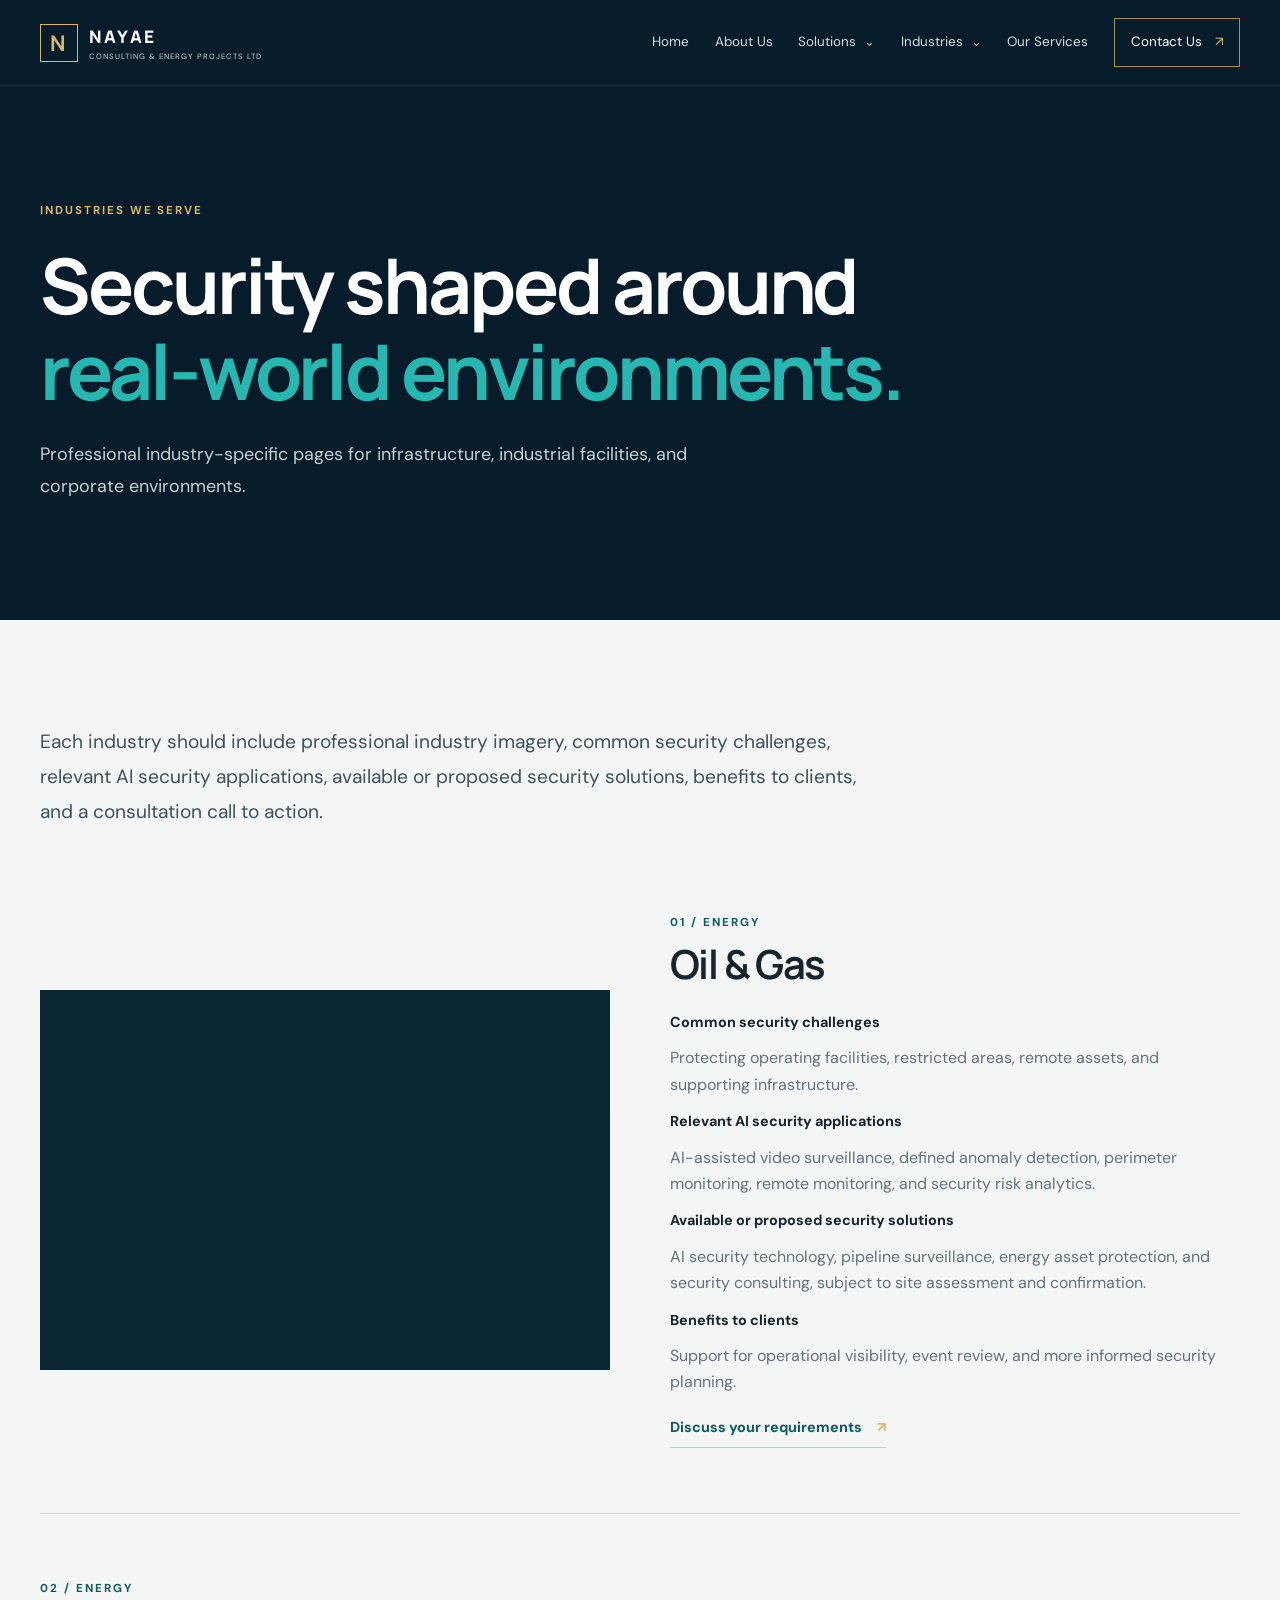
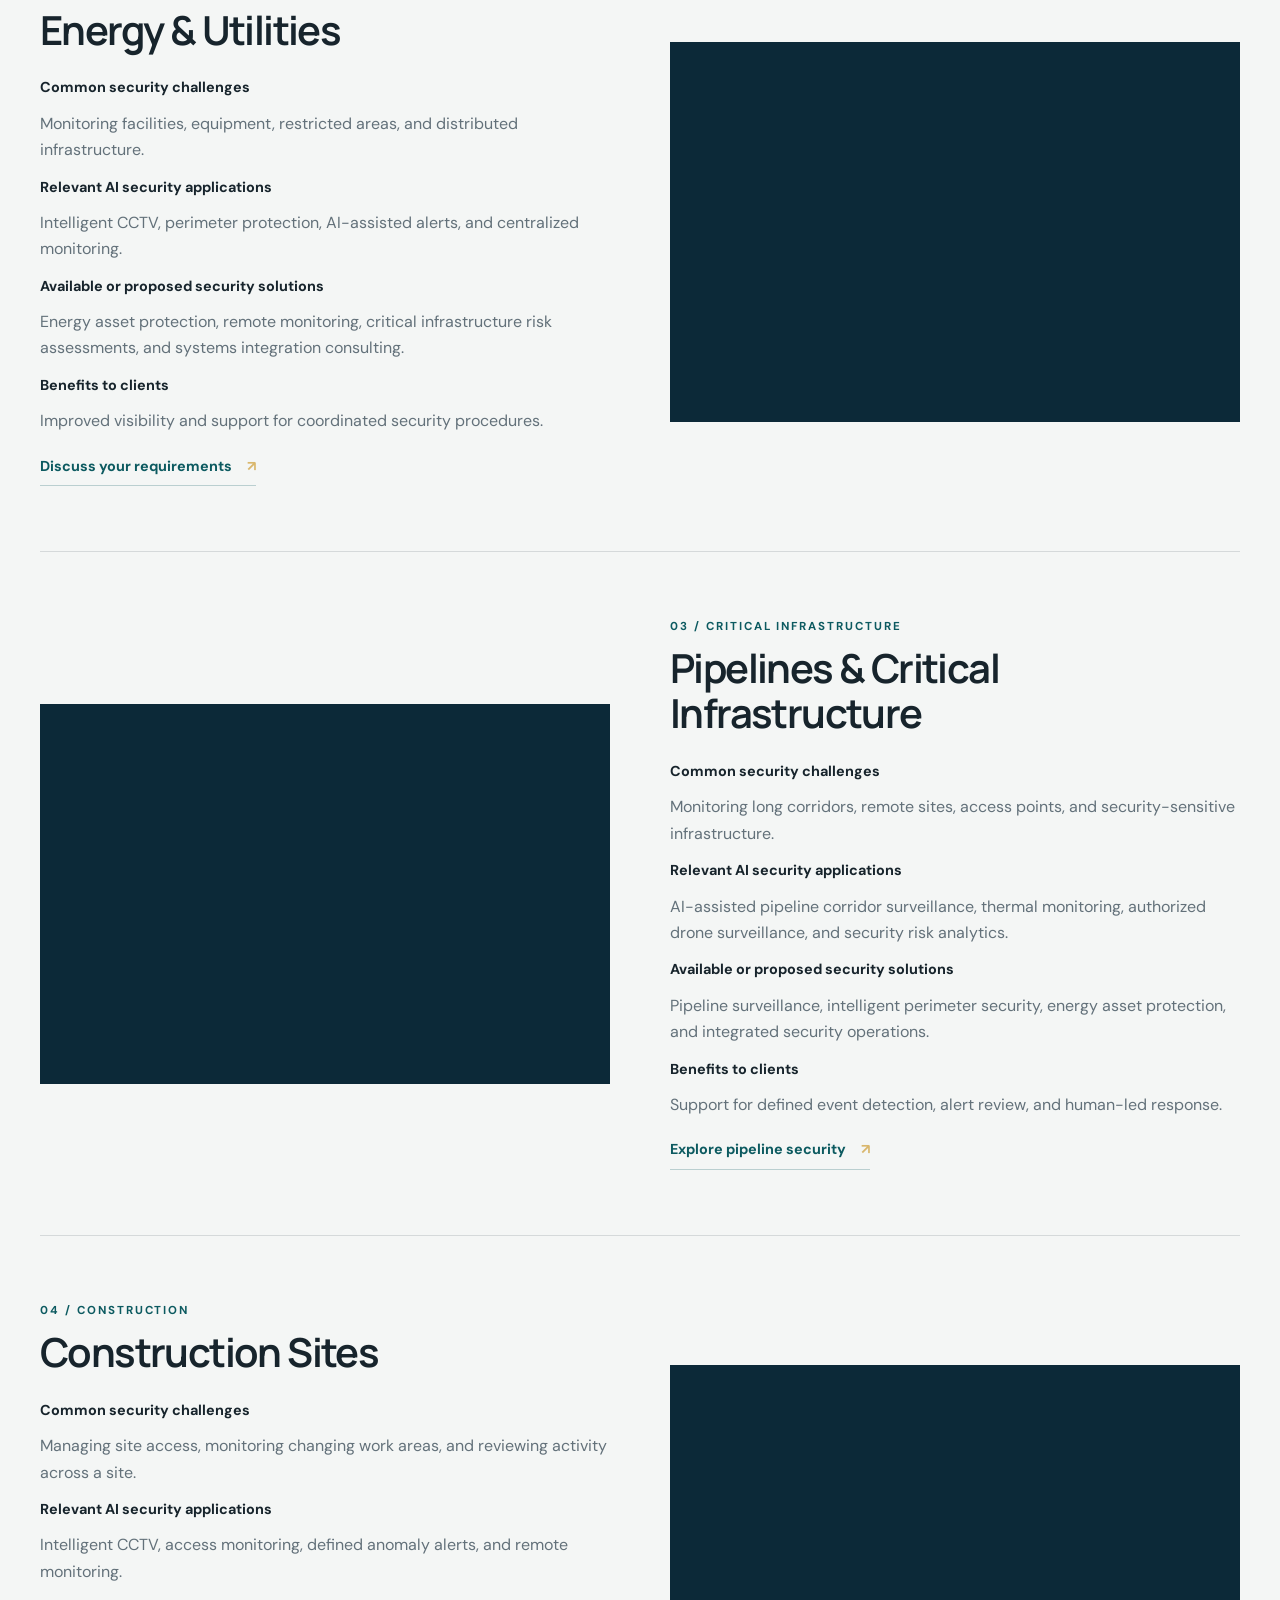
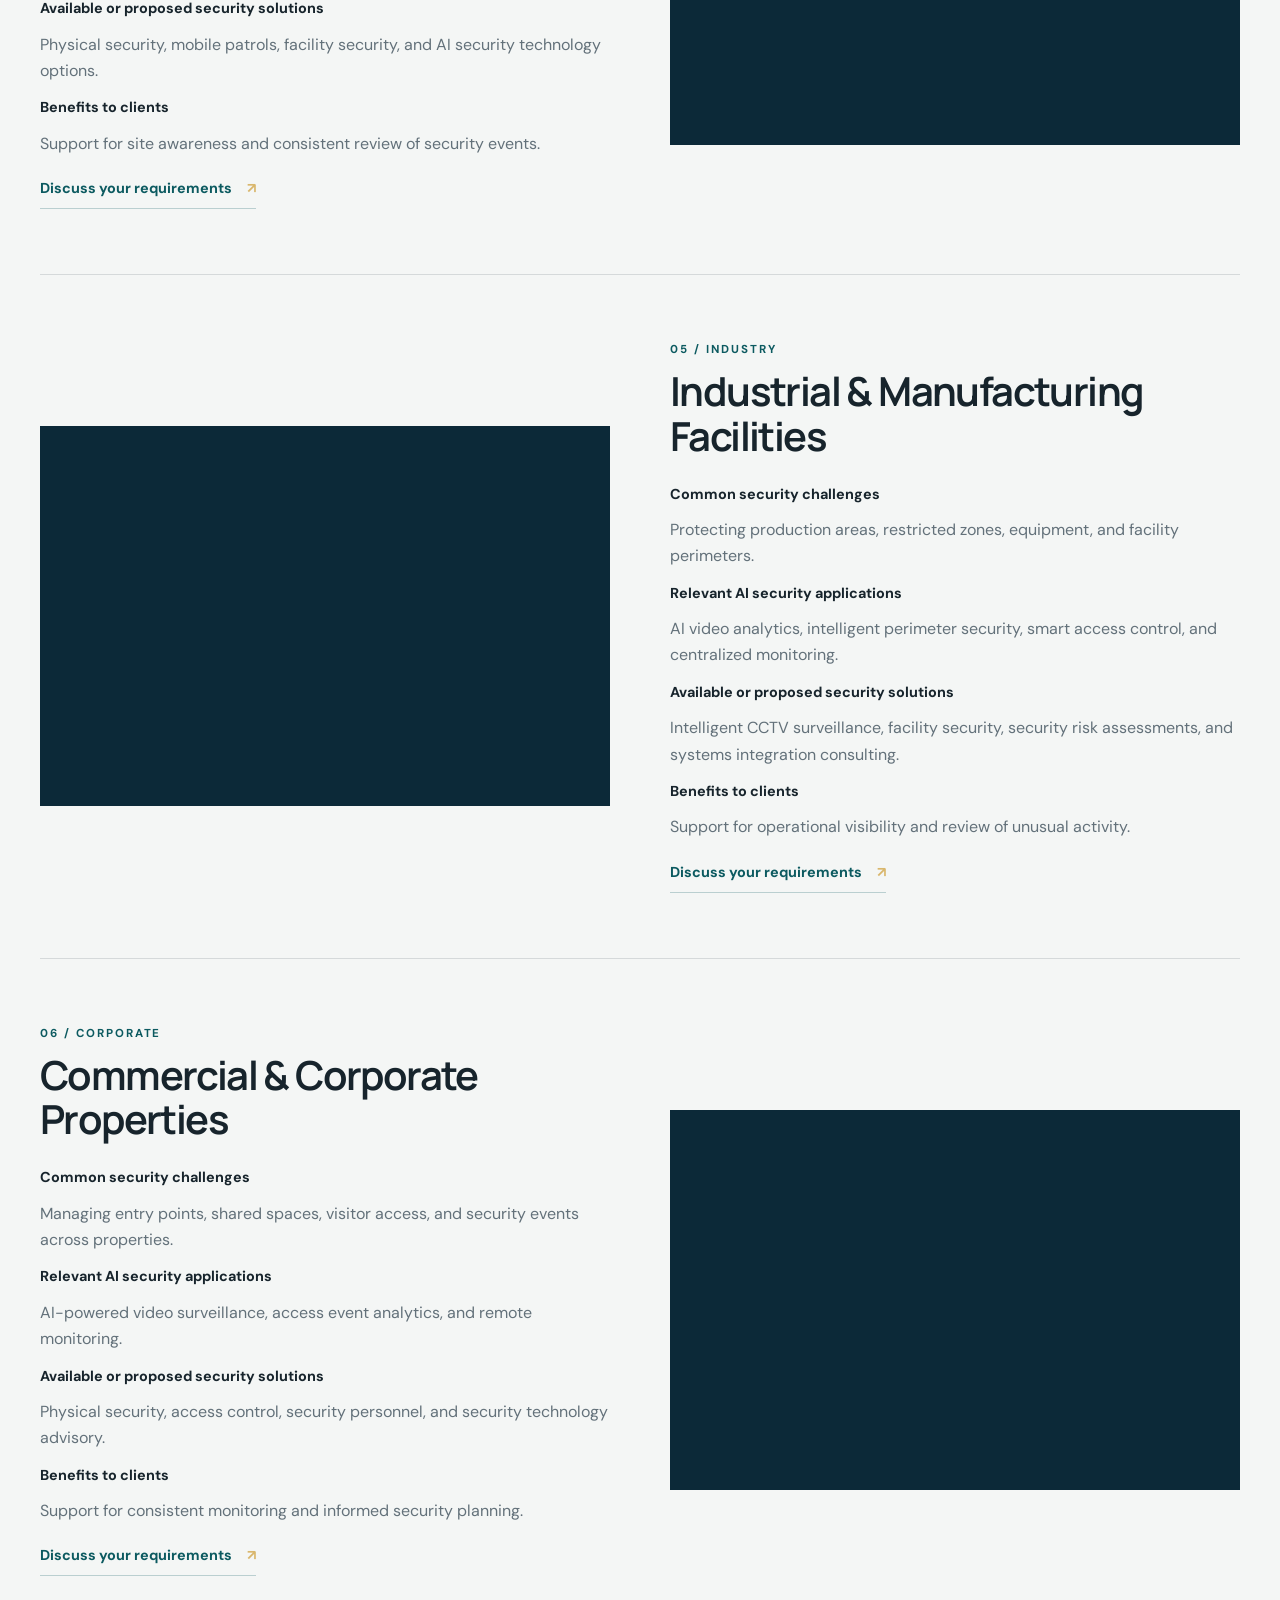
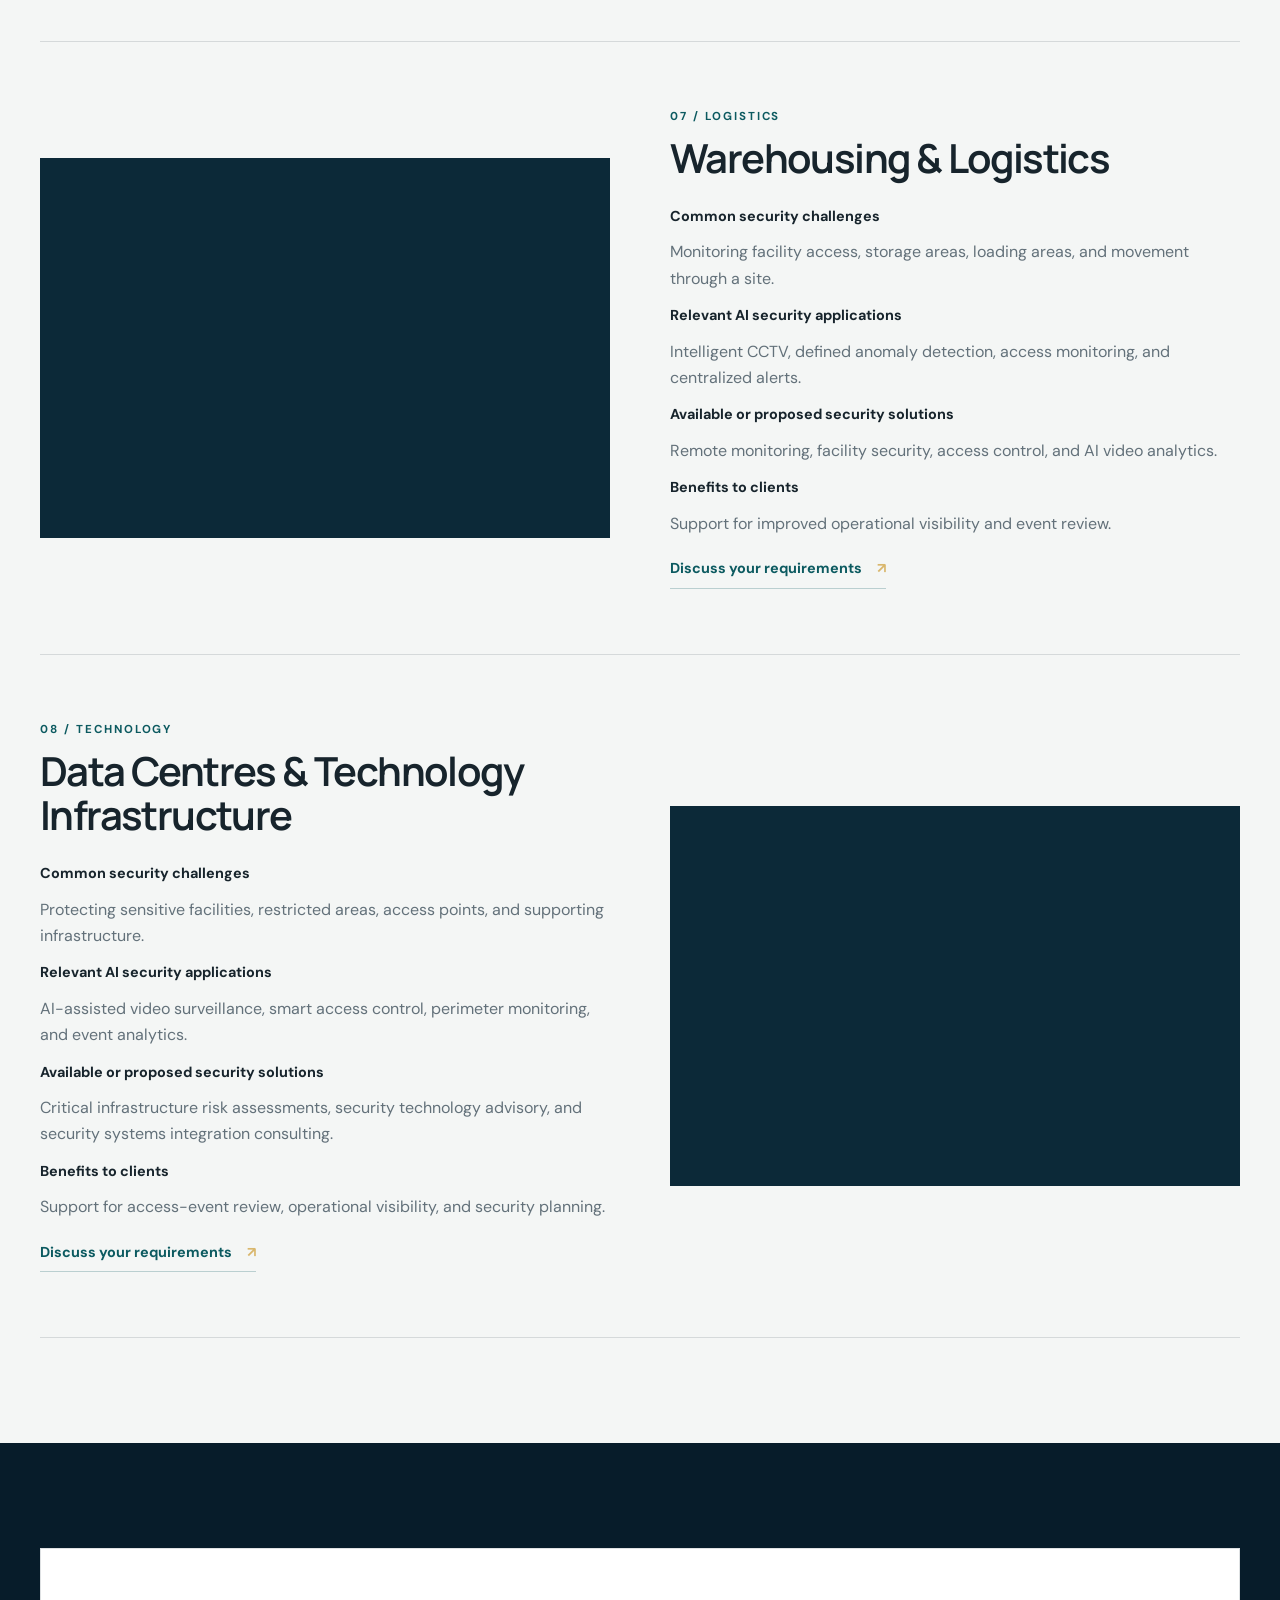
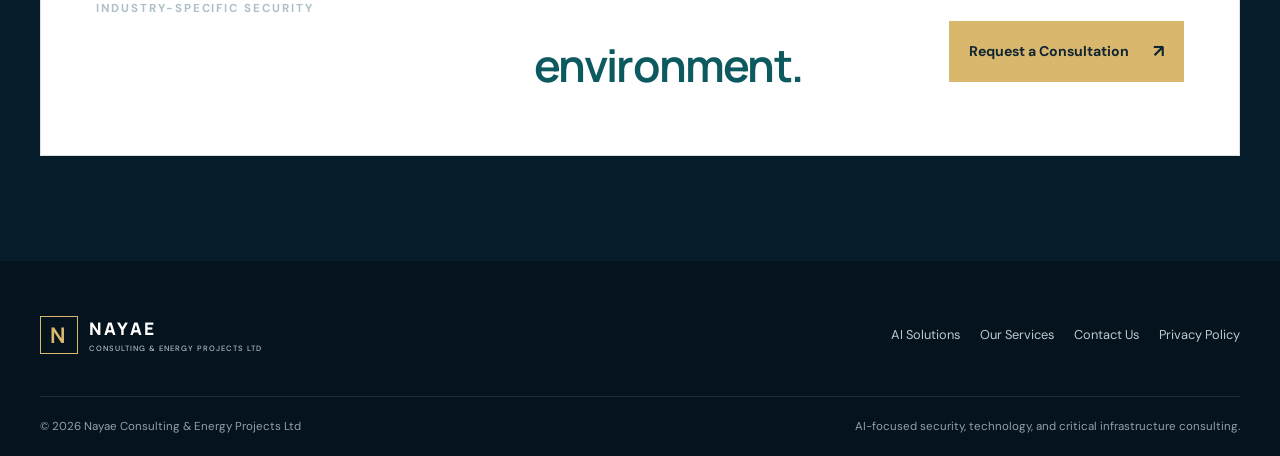
<file: industries.html>
<!DOCTYPE html><html lang="en"><head><meta charset="UTF-8"><meta name="viewport" content="width=device-width, initial-scale=1.0"><meta name="description" content="Industries served by Nayae Consulting & Energy Projects Ltd."><title>Industries We Serve | Nayae</title><link rel="stylesheet" href="css/style.css"><script defer src="js/main.js"></script></head><body><header class="site-header"><a class="brand" href="index.html"><span class="brand-mark">N</span><span>NAYAE<small>CONSULTING & ENERGY PROJECTS LTD</small></span></a><button class="menu-toggle" aria-label="Open navigation" aria-expanded="false"><span></span><span></span><span></span></button><nav class="main-nav"><a href="index.html">Home</a><a href="about.html">About Us</a><div class="nav-group"><button class="nav-dropdown" aria-expanded="false">Solutions <span>⌄</span></button><div class="dropdown-menu"><a href="ai-solutions.html">AI-Powered Security Solutions</a><a href="pipeline-security.html">Pipeline & Critical Infrastructure</a></div></div><div class="nav-group"><button class="nav-dropdown" aria-expanded="true">Industries <span>⌄</span></button><div class="dropdown-menu"><a class="active" href="industries.html">Industries We Serve</a></div></div><a href="services.html">Our Services</a><a href="contact.html" class="nav-cta">Contact Us <span>↗</span></a></nav></header><main id="main"><section class="page-hero page-hero-industries"><div class="wrap"><p class="eyebrow">INDUSTRIES WE SERVE</p><h1>Security shaped around<br><em>real-world environments.</em></h1><p class="hero-lead">Professional industry-specific pages for infrastructure, industrial facilities, and corporate environments.</p></div></section><section class="section section-light"><div class="wrap"><p class="large-copy content-narrow">Each industry should include professional industry imagery, common security challenges, relevant AI security applications, available or proposed security solutions, benefits to clients, and a consultation call to action.</p>
<section class="industry-detail" id="oil-gas"><div class="industry-detail-image image-oil"></div><div><p class="eyebrow dark">01 / ENERGY</p><h2>Oil & Gas</h2><p><b>Common security challenges</b></p><p>Protecting operating facilities, restricted areas, remote assets, and supporting infrastructure.</p><p><b>Relevant AI security applications</b></p><p>AI-assisted video surveillance, defined anomaly detection, perimeter monitoring, remote monitoring, and security risk analytics.</p><p><b>Available or proposed security solutions</b></p><p>AI security technology, pipeline surveillance, energy asset protection, and security consulting, subject to site assessment and confirmation.</p><p><b>Benefits to clients</b></p><p>Support for operational visibility, event review, and more informed security planning.</p><a class="text-link" href="contact.html">Discuss your requirements <span>↗</span></a></div></section>
<section class="industry-detail reverse" id="energy"><div class="industry-detail-image image-energy"></div><div><p class="eyebrow dark">02 / ENERGY</p><h2>Energy & Utilities</h2><p><b>Common security challenges</b></p><p>Monitoring facilities, equipment, restricted areas, and distributed infrastructure.</p><p><b>Relevant AI security applications</b></p><p>Intelligent CCTV, perimeter protection, AI-assisted alerts, and centralized monitoring.</p><p><b>Available or proposed security solutions</b></p><p>Energy asset protection, remote monitoring, critical infrastructure risk assessments, and systems integration consulting.</p><p><b>Benefits to clients</b></p><p>Improved visibility and support for coordinated security procedures.</p><a class="text-link" href="contact.html">Discuss your requirements <span>↗</span></a></div></section>
<section class="industry-detail" id="pipelines"><div class="industry-detail-image image-pipeline"></div><div><p class="eyebrow dark">03 / CRITICAL INFRASTRUCTURE</p><h2>Pipelines & Critical Infrastructure</h2><p><b>Common security challenges</b></p><p>Monitoring long corridors, remote sites, access points, and security-sensitive infrastructure.</p><p><b>Relevant AI security applications</b></p><p>AI-assisted pipeline corridor surveillance, thermal monitoring, authorized drone surveillance, and security risk analytics.</p><p><b>Available or proposed security solutions</b></p><p>Pipeline surveillance, intelligent perimeter security, energy asset protection, and integrated security operations.</p><p><b>Benefits to clients</b></p><p>Support for defined event detection, alert review, and human-led response.</p><a class="text-link" href="pipeline-security.html">Explore pipeline security <span>↗</span></a></div></section>
<section class="industry-detail reverse" id="construction"><div class="industry-detail-image image-construction"></div><div><p class="eyebrow dark">04 / CONSTRUCTION</p><h2>Construction Sites</h2><p><b>Common security challenges</b></p><p>Managing site access, monitoring changing work areas, and reviewing activity across a site.</p><p><b>Relevant AI security applications</b></p><p>Intelligent CCTV, access monitoring, defined anomaly alerts, and remote monitoring.</p><p><b>Available or proposed security solutions</b></p><p>Physical security, mobile patrols, facility security, and AI security technology options.</p><p><b>Benefits to clients</b></p><p>Support for site awareness and consistent review of security events.</p><a class="text-link" href="contact.html">Discuss your requirements <span>↗</span></a></div></section>
<section class="industry-detail" id="industrial"><div class="industry-detail-image image-industrial"></div><div><p class="eyebrow dark">05 / INDUSTRY</p><h2>Industrial & Manufacturing Facilities</h2><p><b>Common security challenges</b></p><p>Protecting production areas, restricted zones, equipment, and facility perimeters.</p><p><b>Relevant AI security applications</b></p><p>AI video analytics, intelligent perimeter security, smart access control, and centralized monitoring.</p><p><b>Available or proposed security solutions</b></p><p>Intelligent CCTV surveillance, facility security, security risk assessments, and systems integration consulting.</p><p><b>Benefits to clients</b></p><p>Support for operational visibility and review of unusual activity.</p><a class="text-link" href="contact.html">Discuss your requirements <span>↗</span></a></div></section>
<section class="industry-detail reverse" id="commercial"><div class="industry-detail-image image-commercial"></div><div><p class="eyebrow dark">06 / CORPORATE</p><h2>Commercial & Corporate Properties</h2><p><b>Common security challenges</b></p><p>Managing entry points, shared spaces, visitor access, and security events across properties.</p><p><b>Relevant AI security applications</b></p><p>AI-powered video surveillance, access event analytics, and remote monitoring.</p><p><b>Available or proposed security solutions</b></p><p>Physical security, access control, security personnel, and security technology advisory.</p><p><b>Benefits to clients</b></p><p>Support for consistent monitoring and informed security planning.</p><a class="text-link" href="contact.html">Discuss your requirements <span>↗</span></a></div></section>
<section class="industry-detail" id="warehousing"><div class="industry-detail-image image-warehouse"></div><div><p class="eyebrow dark">07 / LOGISTICS</p><h2>Warehousing & Logistics</h2><p><b>Common security challenges</b></p><p>Monitoring facility access, storage areas, loading areas, and movement through a site.</p><p><b>Relevant AI security applications</b></p><p>Intelligent CCTV, defined anomaly detection, access monitoring, and centralized alerts.</p><p><b>Available or proposed security solutions</b></p><p>Remote monitoring, facility security, access control, and AI video analytics.</p><p><b>Benefits to clients</b></p><p>Support for improved operational visibility and event review.</p><a class="text-link" href="contact.html">Discuss your requirements <span>↗</span></a></div></section>
<section class="industry-detail reverse" id="data-centres"><div class="industry-detail-image image-data"></div><div><p class="eyebrow dark">08 / TECHNOLOGY</p><h2>Data Centres & Technology Infrastructure</h2><p><b>Common security challenges</b></p><p>Protecting sensitive facilities, restricted areas, access points, and supporting infrastructure.</p><p><b>Relevant AI security applications</b></p><p>AI-assisted video surveillance, smart access control, perimeter monitoring, and event analytics.</p><p><b>Available or proposed security solutions</b></p><p>Critical infrastructure risk assessments, security technology advisory, and security systems integration consulting.</p><p><b>Benefits to clients</b></p><p>Support for access-event review, operational visibility, and security planning.</p><a class="text-link" href="contact.html">Discuss your requirements <span>↗</span></a></div></section>
</div></section><section class="section section-dark"><div class="wrap cta-panel"><div><p class="eyebrow">INDUSTRY-SPECIFIC SECURITY</p><h2>Let's understand your <em>environment.</em></h2></div><a class="button button-primary" href="contact.html">Request a Consultation <span>↗</span></a></div></section></main><footer class="site-footer"><div class="wrap footer-top"><a class="brand" href="index.html"><span class="brand-mark">N</span><span>NAYAE<small>CONSULTING & ENERGY PROJECTS LTD</small></span></a><div class="footer-links"><a href="ai-solutions.html">AI Solutions</a><a href="services.html">Our Services</a><a href="contact.html">Contact Us</a><a href="privacy.html">Privacy Policy</a></div></div><div class="wrap footer-bottom"><span>© <span data-year></span> Nayae Consulting & Energy Projects Ltd</span><span>AI-focused security, technology, and critical infrastructure consulting.</span></div></footer></body></html>
</file>
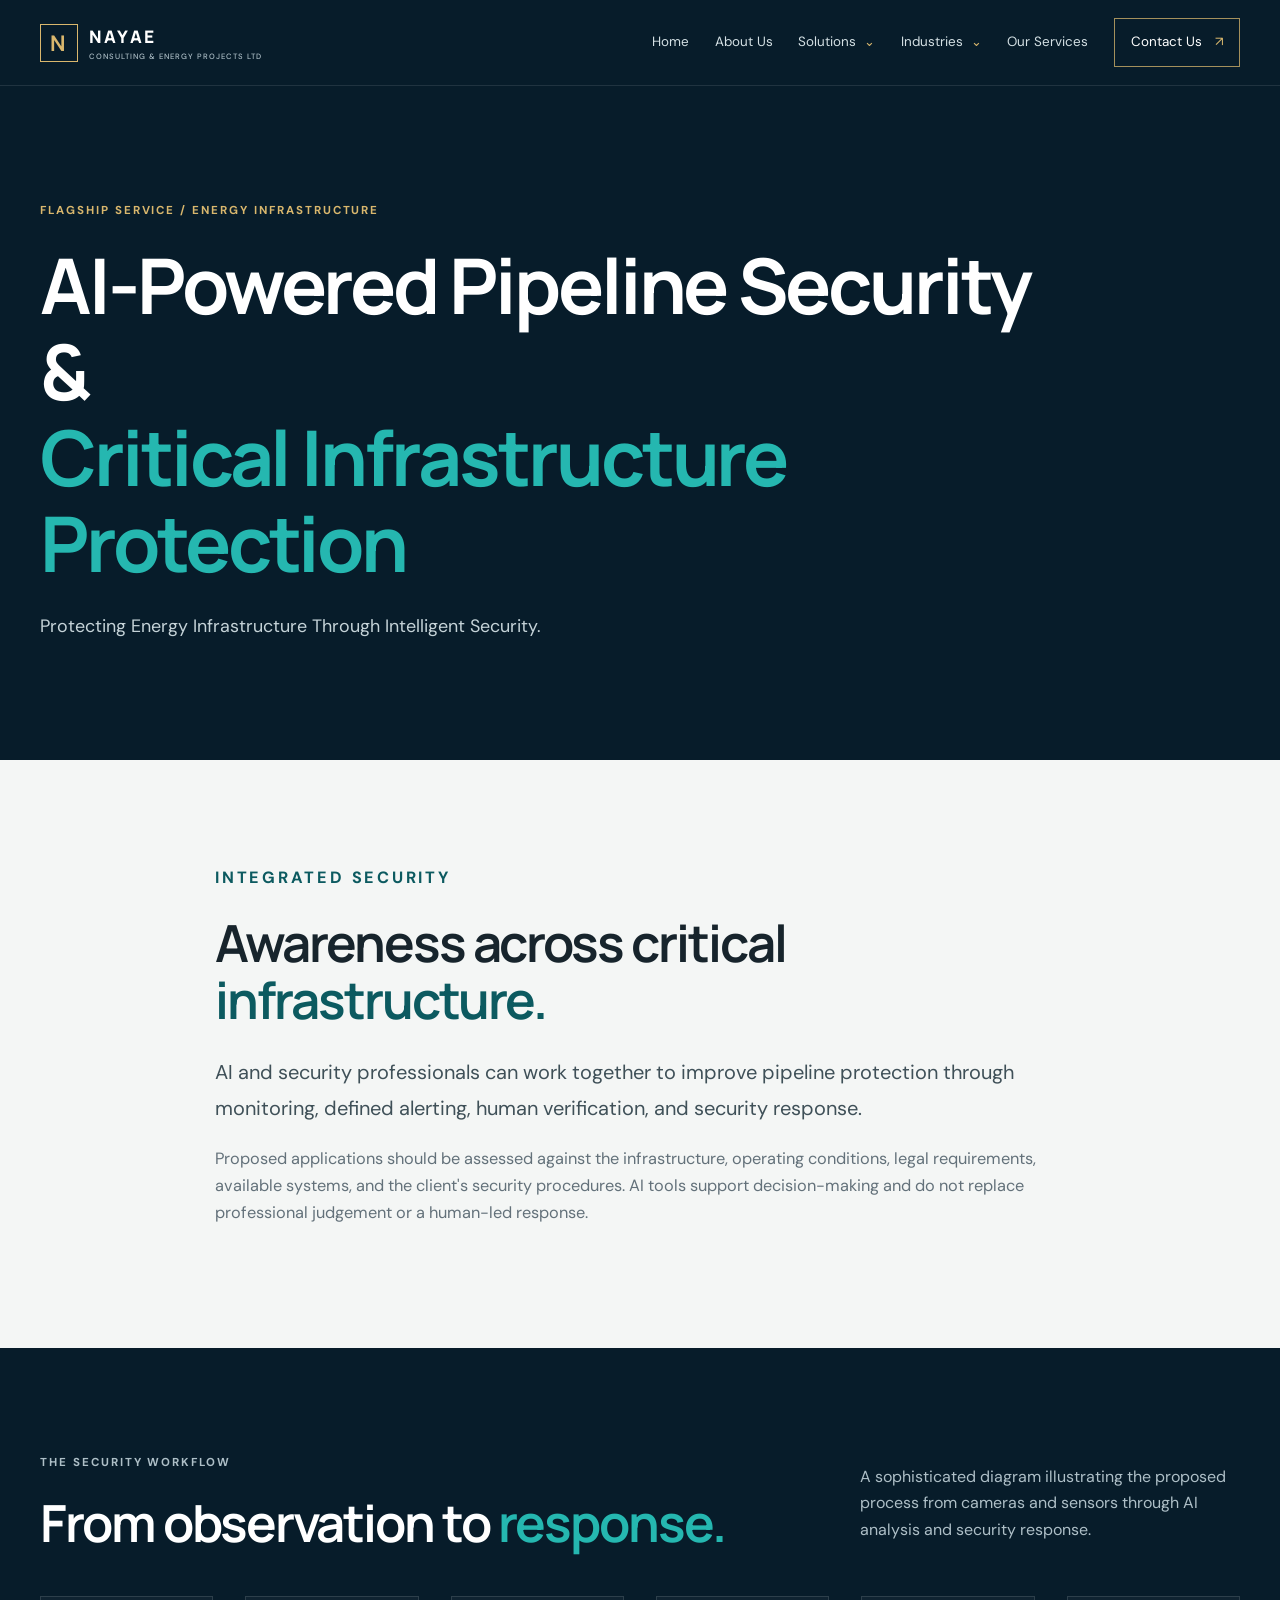
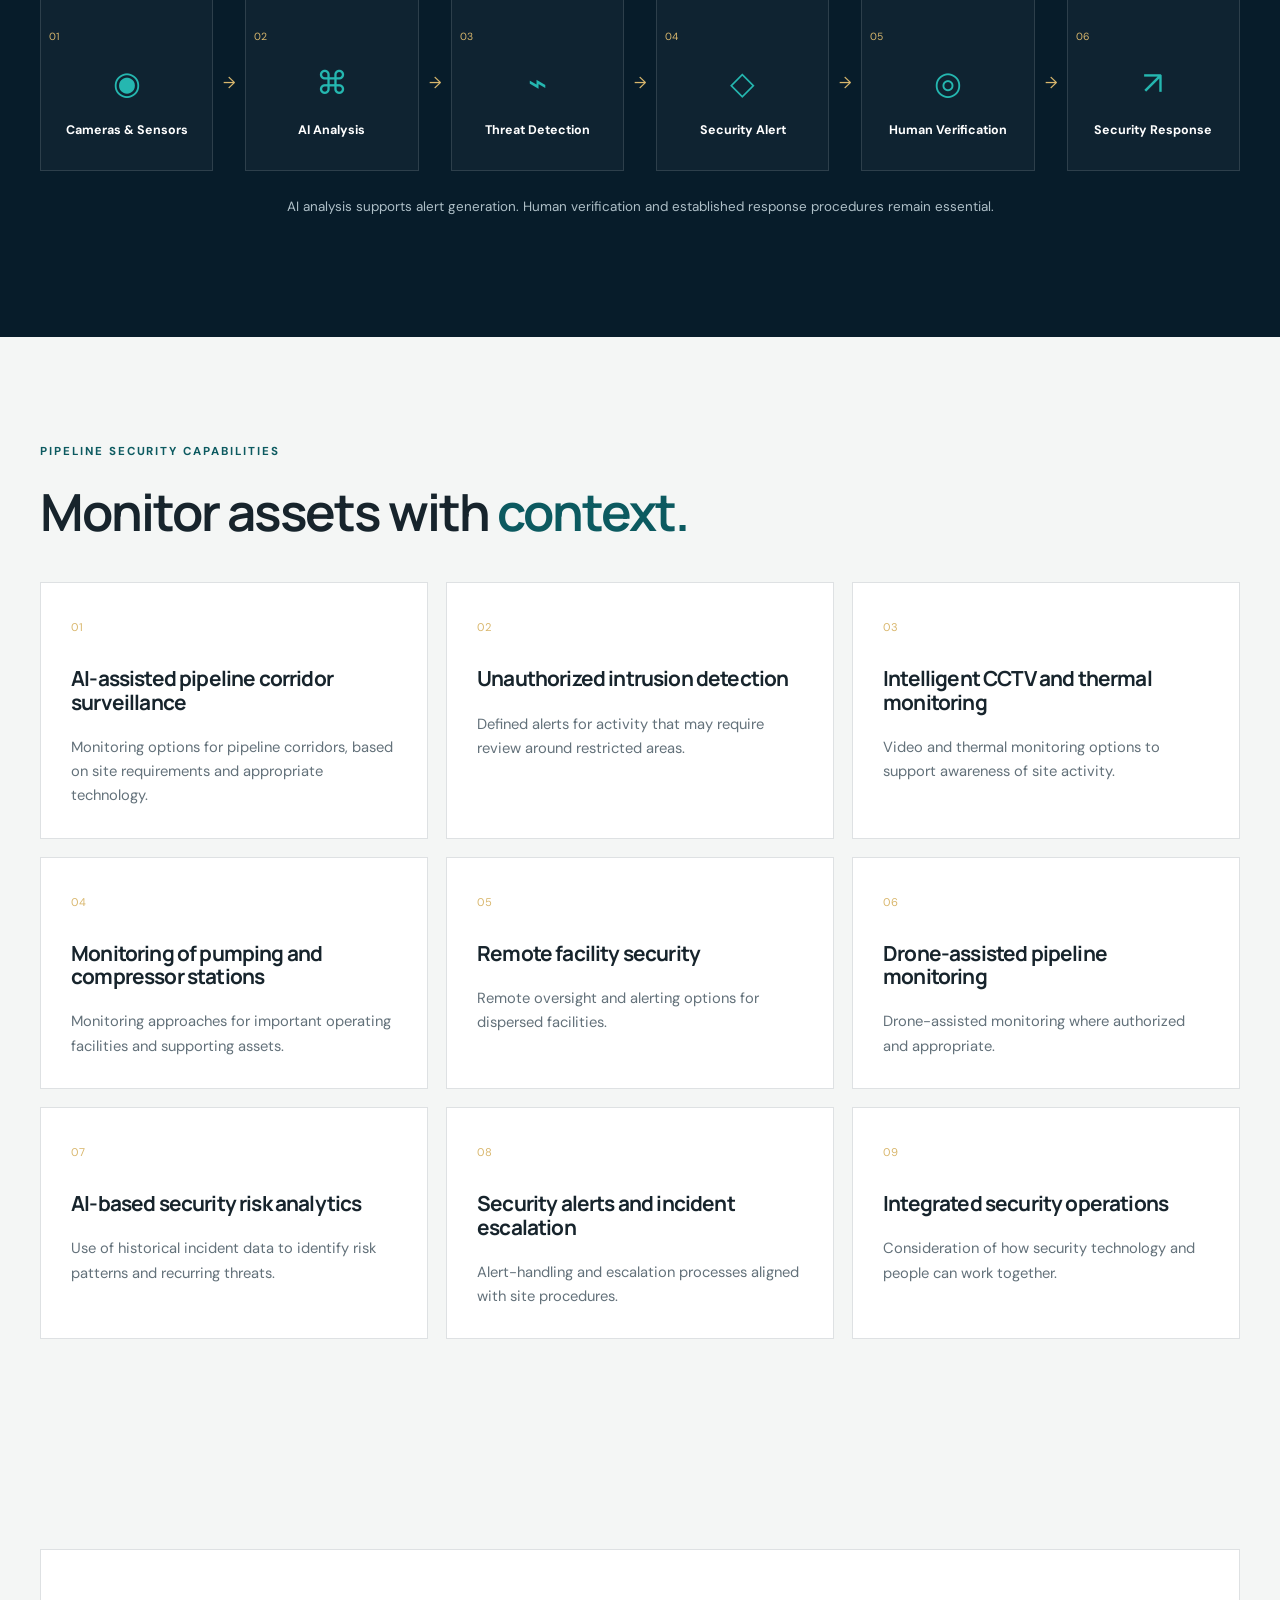
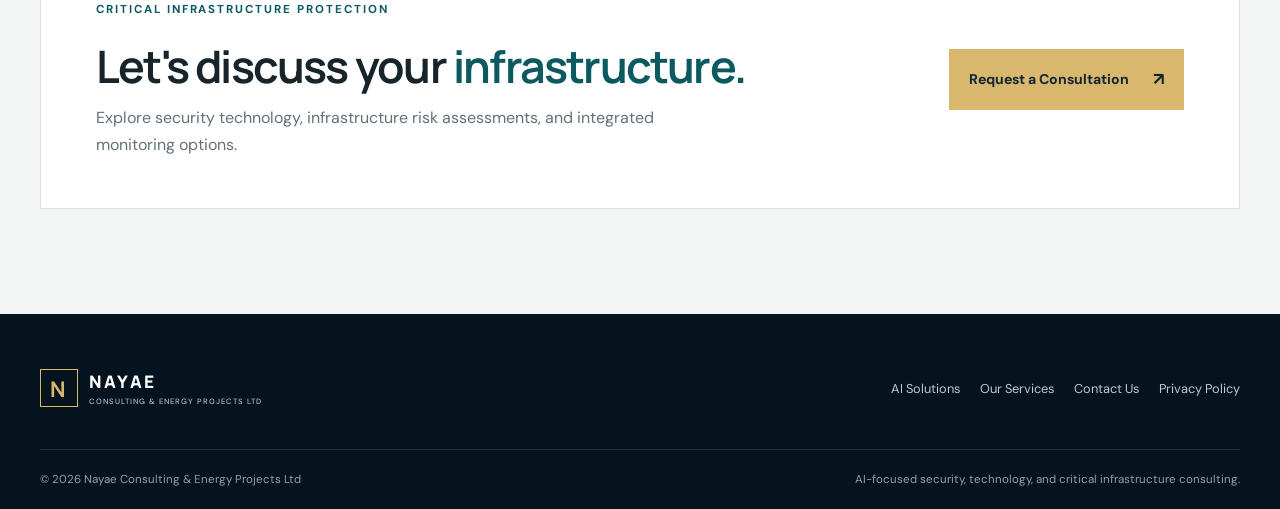
<file: pipeline-security.html>
<!DOCTYPE html><html lang="en"><head><meta charset="UTF-8"><meta name="viewport" content="width=device-width, initial-scale=1.0"><meta name="description" content="AI-Powered Pipeline Security & Critical Infrastructure Protection."><title>Pipeline Security & Critical Infrastructure | Nayae</title><link rel="stylesheet" href="css/style.css"><script defer src="js/main.js"></script></head><body><header class="site-header"><a class="brand" href="index.html"><span class="brand-mark">N</span><span>NAYAE<small>CONSULTING & ENERGY PROJECTS LTD</small></span></a><button class="menu-toggle" aria-label="Open navigation" aria-expanded="false"><span></span><span></span><span></span></button><nav class="main-nav"><a href="index.html">Home</a><a href="about.html">About Us</a><div class="nav-group"><button class="nav-dropdown" aria-expanded="true">Solutions <span>⌄</span></button><div class="dropdown-menu"><a href="ai-solutions.html">AI-Powered Security Solutions</a><a class="active" href="pipeline-security.html">Pipeline & Critical Infrastructure</a></div></div><div class="nav-group"><button class="nav-dropdown" aria-expanded="false">Industries <span>⌄</span></button><div class="dropdown-menu"><a href="industries.html">Industries We Serve</a></div></div><a href="services.html">Our Services</a><a href="contact.html" class="nav-cta">Contact Us <span>↗</span></a></nav></header><main id="main"><section class="page-hero page-hero-pipeline"><div class="wrap"><p class="eyebrow">FLAGSHIP SERVICE / ENERGY INFRASTRUCTURE</p><h1>AI-Powered Pipeline Security &<br><em>Critical Infrastructure Protection</em></h1><p class="hero-lead">Protecting Energy Infrastructure Through Intelligent Security.</p></div></section><section class="section section-light"><div class="wrap content-narrow"><p class="eyebrow dark">INTEGRATED SECURITY</p><h2>Awareness across critical <em>infrastructure.</em></h2><p class="large-copy">AI and security professionals can work together to improve pipeline protection through monitoring, defined alerting, human verification, and security response.</p><p>Proposed applications should be assessed against the infrastructure, operating conditions, legal requirements, available systems, and the client's security procedures. AI tools support decision-making and do not replace professional judgement or a human-led response.</p></div></section><section class="section section-dark"><div class="wrap"><div class="section-heading"><div><p class="eyebrow">THE SECURITY WORKFLOW</p><h2>From observation to <em>response.</em></h2></div><p>A sophisticated diagram illustrating the proposed process from cameras and sensors through AI analysis and security response.</p></div><div class="workflow" aria-label="Cameras and Sensors, AI Analysis, Threat Detection, Security Alert, Human Verification, Security Response"><div class="workflow-step"><span>01</span><div class="workflow-icon">◉</div><b>Cameras & Sensors</b></div><div class="workflow-arrow">→</div><div class="workflow-step"><span>02</span><div class="workflow-icon">⌘</div><b>AI Analysis</b></div><div class="workflow-arrow">→</div><div class="workflow-step"><span>03</span><div class="workflow-icon">⌁</div><b>Threat Detection</b></div><div class="workflow-arrow">→</div><div class="workflow-step"><span>04</span><div class="workflow-icon">◇</div><b>Security Alert</b></div><div class="workflow-arrow">→</div><div class="workflow-step"><span>05</span><div class="workflow-icon">◎</div><b>Human Verification</b></div><div class="workflow-arrow">→</div><div class="workflow-step"><span>06</span><div class="workflow-icon">↗</div><b>Security Response</b></div></div><p class="workflow-note">AI analysis supports alert generation. Human verification and established response procedures remain essential.</p></div></section><section class="section section-light"><div class="wrap"><div class="section-heading"><div><p class="eyebrow dark">PIPELINE SECURITY CAPABILITIES</p><h2>Monitor assets with <em>context.</em></h2></div></div><div class="card-grid three"><article class="plain-card"><span class="card-number">01</span><h3>AI-assisted pipeline corridor surveillance</h3><p>Monitoring options for pipeline corridors, based on site requirements and appropriate technology.</p></article><article class="plain-card"><span class="card-number">02</span><h3>Unauthorized intrusion detection</h3><p>Defined alerts for activity that may require review around restricted areas.</p></article><article class="plain-card"><span class="card-number">03</span><h3>Intelligent CCTV and thermal monitoring</h3><p>Video and thermal monitoring options to support awareness of site activity.</p></article><article class="plain-card"><span class="card-number">04</span><h3>Monitoring of pumping and compressor stations</h3><p>Monitoring approaches for important operating facilities and supporting assets.</p></article><article class="plain-card"><span class="card-number">05</span><h3>Remote facility security</h3><p>Remote oversight and alerting options for dispersed facilities.</p></article><article class="plain-card"><span class="card-number">06</span><h3>Drone-assisted pipeline monitoring</h3><p>Drone-assisted monitoring where authorized and appropriate.</p></article><article class="plain-card"><span class="card-number">07</span><h3>AI-based security risk analytics</h3><p>Use of historical incident data to identify risk patterns and recurring threats.</p></article><article class="plain-card"><span class="card-number">08</span><h3>Security alerts and incident escalation</h3><p>Alert-handling and escalation processes aligned with site procedures.</p></article><article class="plain-card"><span class="card-number">09</span><h3>Integrated security operations</h3><p>Consideration of how security technology and people can work together.</p></article></div></div></section><section class="section section-light"><div class="wrap cta-panel"><div><p class="eyebrow dark">CRITICAL INFRASTRUCTURE PROTECTION</p><h2>Let's discuss your <em>infrastructure.</em></h2><p>Explore security technology, infrastructure risk assessments, and integrated monitoring options.</p></div><a class="button button-primary" href="contact.html">Request a Consultation <span>↗</span></a></div></section></main><footer class="site-footer"><div class="wrap footer-top"><a class="brand" href="index.html"><span class="brand-mark">N</span><span>NAYAE<small>CONSULTING & ENERGY PROJECTS LTD</small></span></a><div class="footer-links"><a href="ai-solutions.html">AI Solutions</a><a href="services.html">Our Services</a><a href="contact.html">Contact Us</a><a href="privacy.html">Privacy Policy</a></div></div><div class="wrap footer-bottom"><span>© <span data-year></span> Nayae Consulting & Energy Projects Ltd</span><span>AI-focused security, technology, and critical infrastructure consulting.</span></div></footer></body></html>
</file>
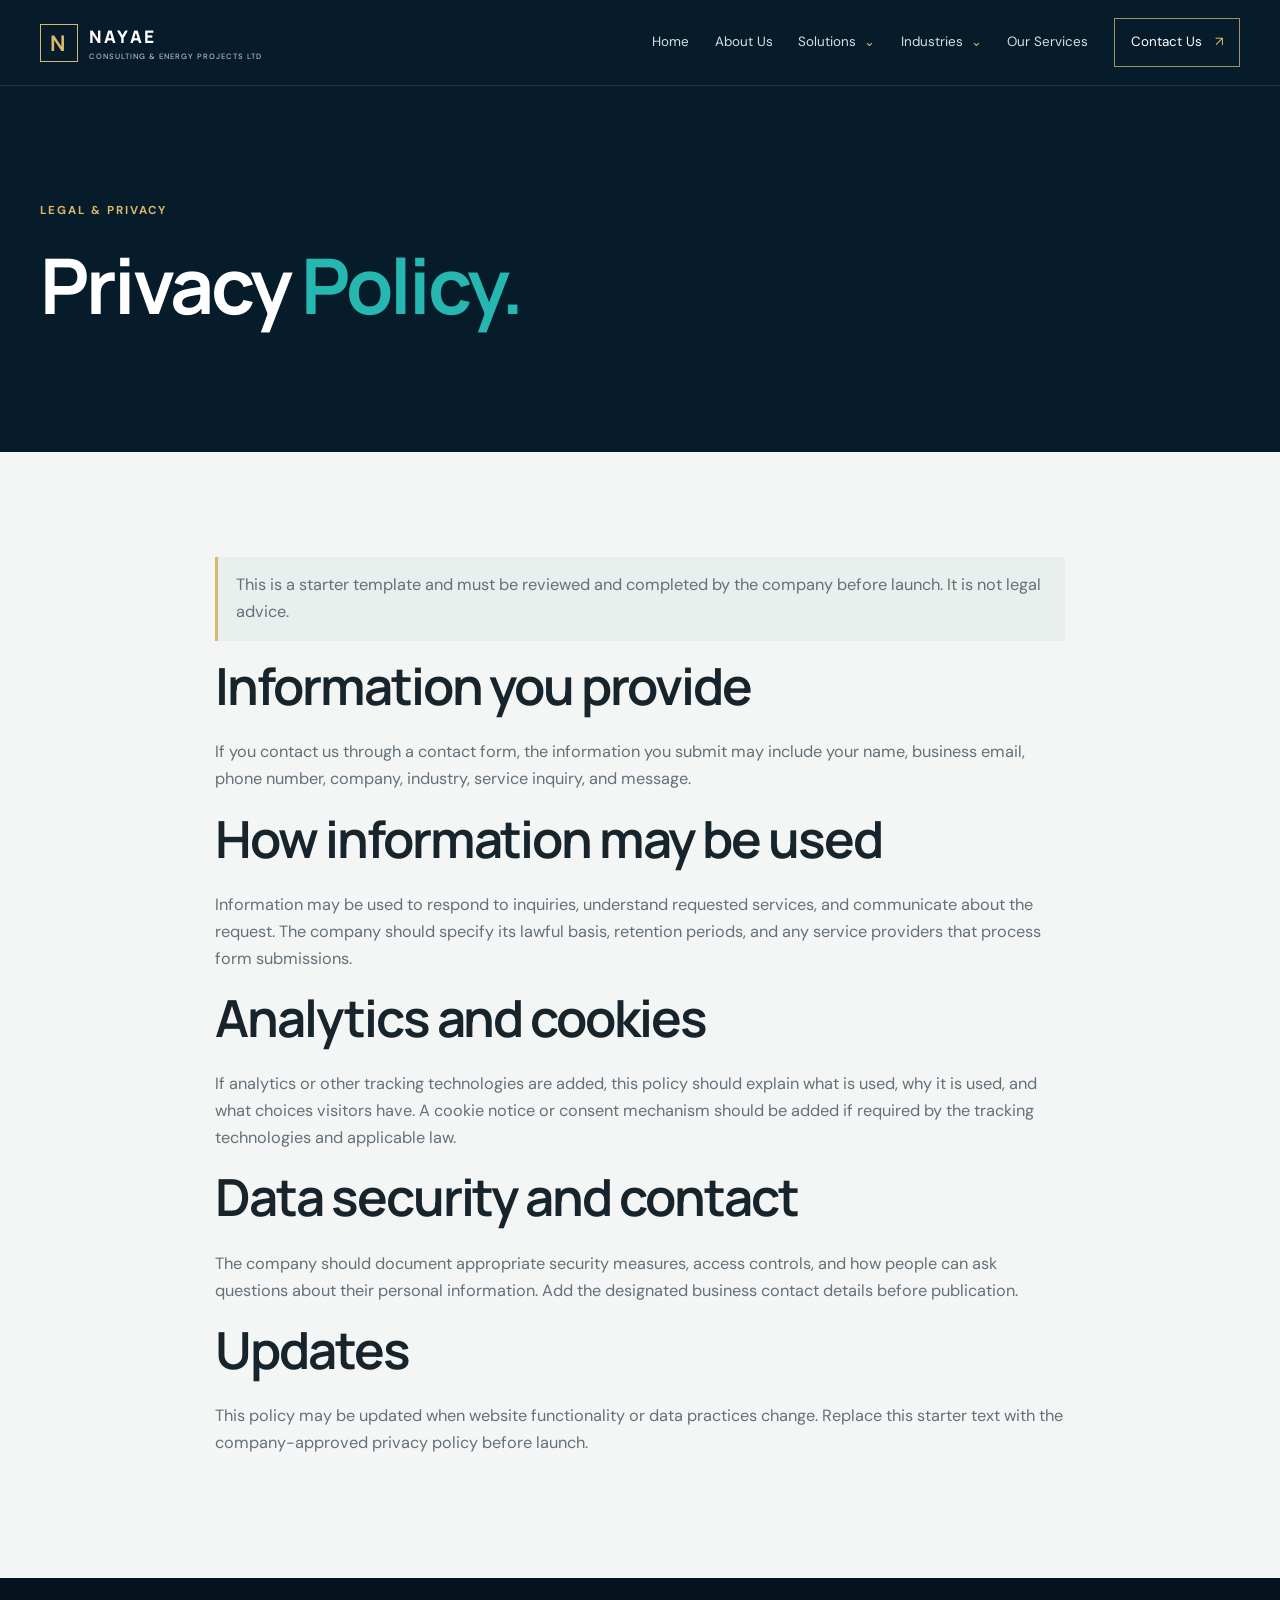
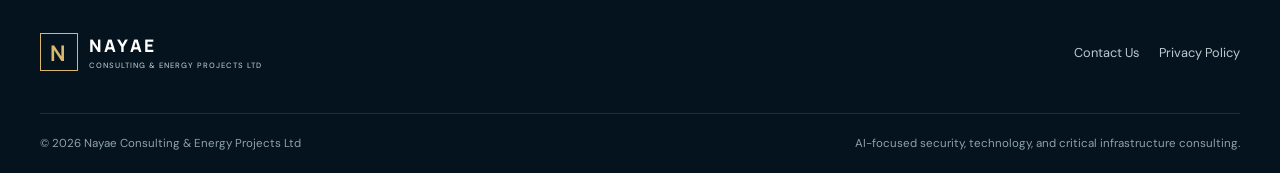
<file: privacy.html>
<!DOCTYPE html><html lang="en"><head><meta charset="UTF-8"><meta name="viewport" content="width=device-width, initial-scale=1.0"><meta name="description" content="Privacy policy for Nayae Consulting & Energy Projects Ltd."><title>Privacy Policy | Nayae</title><link rel="stylesheet" href="css/style.css"><script defer src="js/main.js"></script></head><body><header class="site-header"><a class="brand" href="index.html"><span class="brand-mark">N</span><span>NAYAE<small>CONSULTING & ENERGY PROJECTS LTD</small></span></a><button class="menu-toggle" aria-label="Open navigation" aria-expanded="false"><span></span><span></span><span></span></button><nav class="main-nav"><a href="index.html">Home</a><a href="about.html">About Us</a><div class="nav-group"><button class="nav-dropdown" aria-expanded="false">Solutions <span>⌄</span></button><div class="dropdown-menu"><a href="ai-solutions.html">AI-Powered Security Solutions</a><a href="pipeline-security.html">Pipeline & Critical Infrastructure</a></div></div><div class="nav-group"><button class="nav-dropdown" aria-expanded="false">Industries <span>⌄</span></button><div class="dropdown-menu"><a href="industries.html">Industries We Serve</a></div></div><a href="services.html">Our Services</a><a href="contact.html" class="nav-cta">Contact Us <span>↗</span></a></nav></header><main id="main"><section class="page-hero page-hero-contact"><div class="wrap"><p class="eyebrow">LEGAL & PRIVACY</p><h1>Privacy <em>Policy.</em></h1></div></section><section class="section section-light"><div class="wrap content-narrow"><p class="note">This is a starter template and must be reviewed and completed by the company before launch. It is not legal advice.</p><h2>Information you provide</h2><p>If you contact us through a contact form, the information you submit may include your name, business email, phone number, company, industry, service inquiry, and message.</p><h2>How information may be used</h2><p>Information may be used to respond to inquiries, understand requested services, and communicate about the request. The company should specify its lawful basis, retention periods, and any service providers that process form submissions.</p><h2>Analytics and cookies</h2><p>If analytics or other tracking technologies are added, this policy should explain what is used, why it is used, and what choices visitors have. A cookie notice or consent mechanism should be added if required by the tracking technologies and applicable law.</p><h2>Data security and contact</h2><p>The company should document appropriate security measures, access controls, and how people can ask questions about their personal information. Add the designated business contact details before publication.</p><h2>Updates</h2><p>This policy may be updated when website functionality or data practices change. Replace this starter text with the company-approved privacy policy before launch.</p></div></section></main><footer class="site-footer"><div class="wrap footer-top"><a class="brand" href="index.html"><span class="brand-mark">N</span><span>NAYAE<small>CONSULTING & ENERGY PROJECTS LTD</small></span></a><div class="footer-links"><a href="contact.html">Contact Us</a><a href="privacy.html">Privacy Policy</a></div></div><div class="wrap footer-bottom"><span>© <span data-year></span> Nayae Consulting & Energy Projects Ltd</span><span>AI-focused security, technology, and critical infrastructure consulting.</span></div></footer></body></html>
</file>
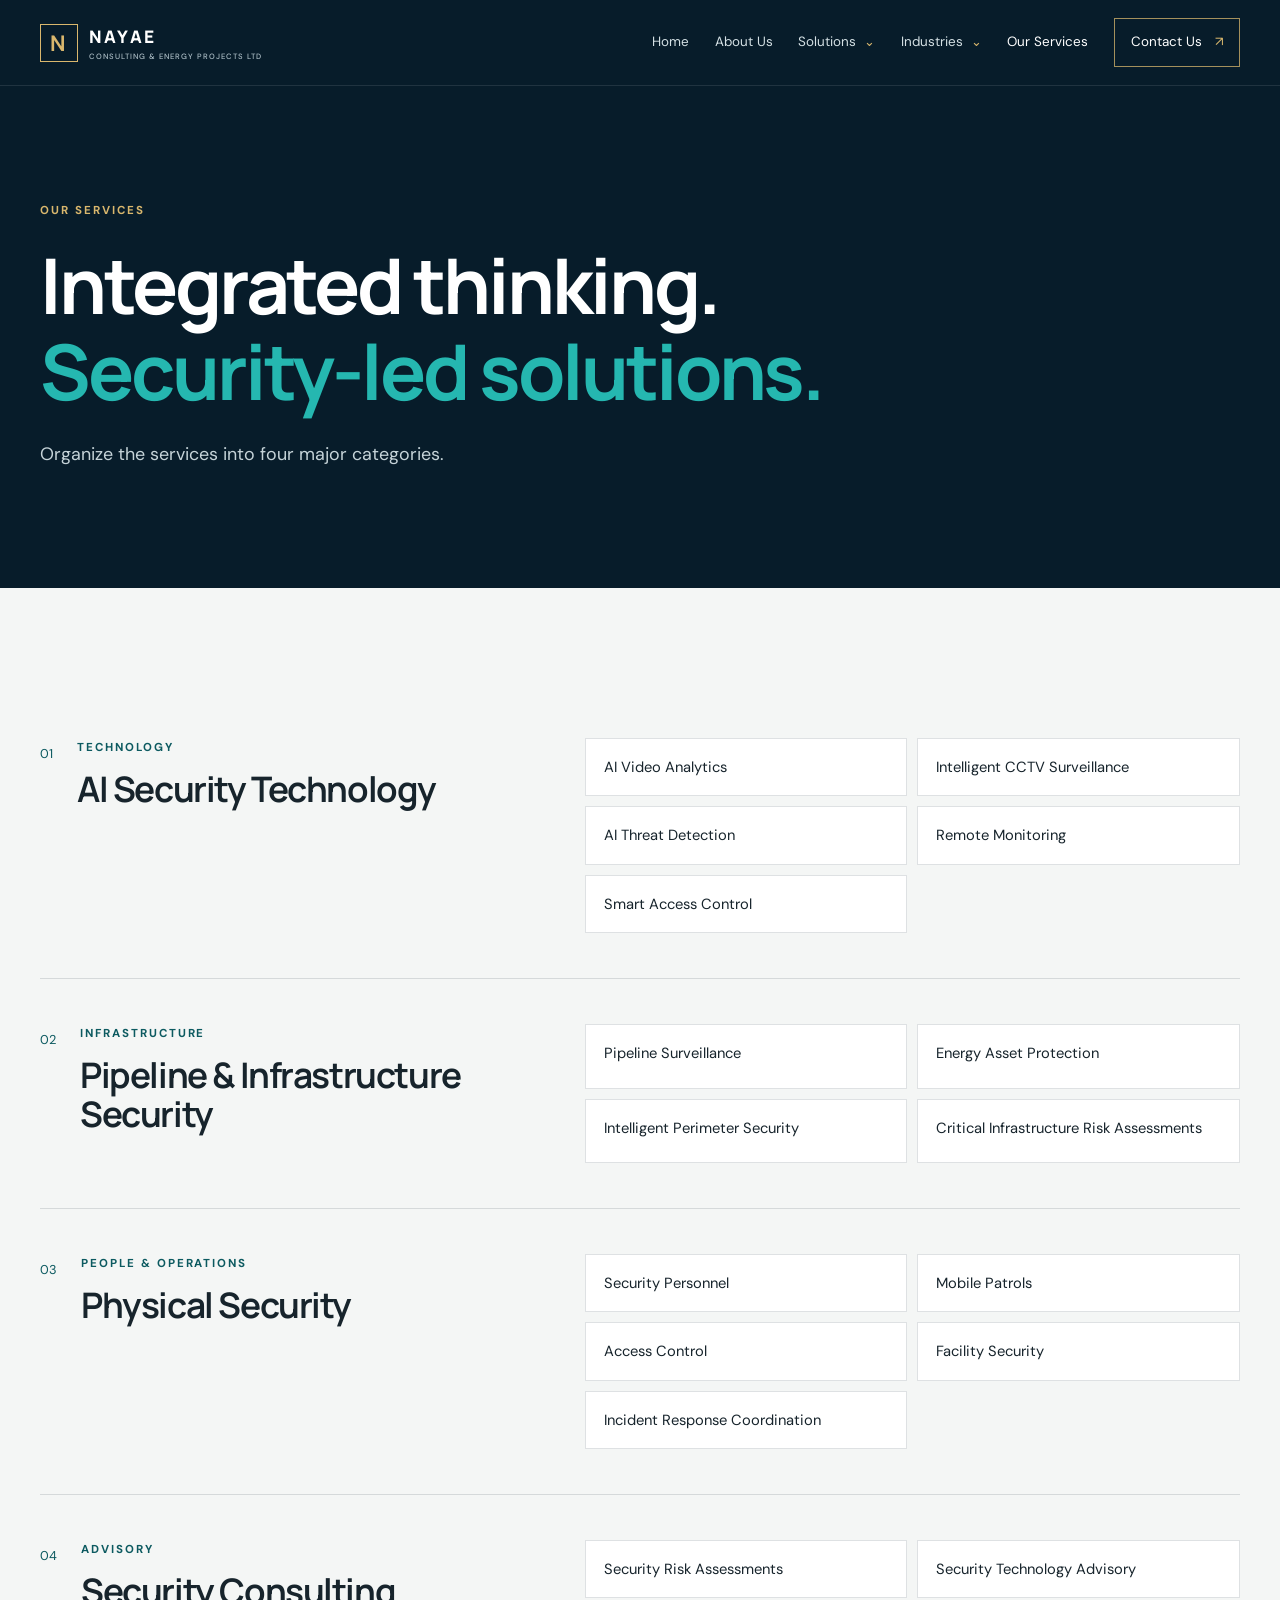
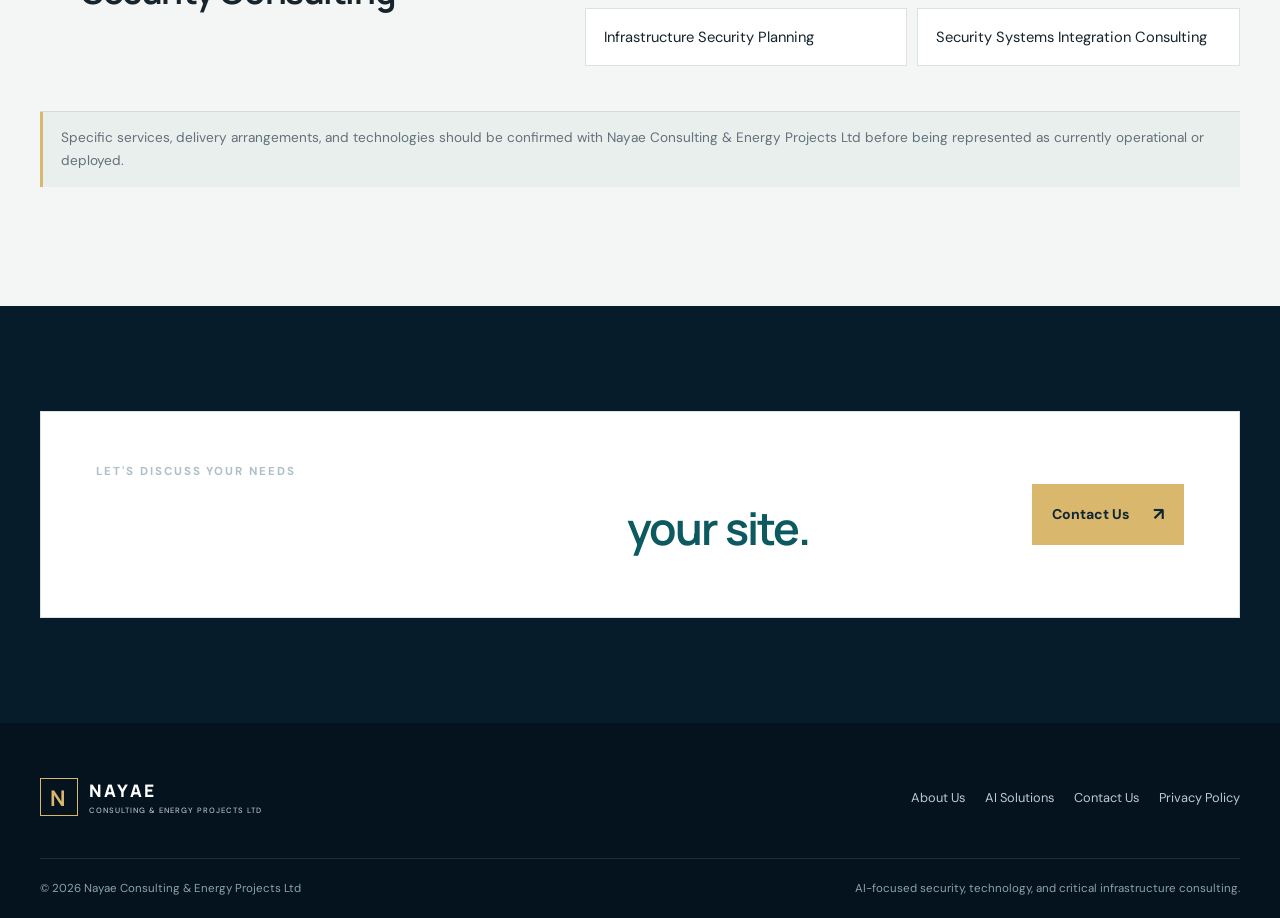
<file: services.html>
<!DOCTYPE html><html lang="en"><head><meta charset="UTF-8"><meta name="viewport" content="width=device-width, initial-scale=1.0"><meta name="description" content="Services from Nayae Consulting & Energy Projects Ltd."><title>Our Services | Nayae</title><link rel="stylesheet" href="css/style.css"><script defer src="js/main.js"></script></head><body><header class="site-header"><a class="brand" href="index.html"><span class="brand-mark">N</span><span>NAYAE<small>CONSULTING & ENERGY PROJECTS LTD</small></span></a><button class="menu-toggle" aria-label="Open navigation" aria-expanded="false"><span></span><span></span><span></span></button><nav class="main-nav"><a href="index.html">Home</a><a href="about.html">About Us</a><div class="nav-group"><button class="nav-dropdown" aria-expanded="false">Solutions <span>⌄</span></button><div class="dropdown-menu"><a href="ai-solutions.html">AI-Powered Security Solutions</a><a href="pipeline-security.html">Pipeline & Critical Infrastructure</a></div></div><div class="nav-group"><button class="nav-dropdown" aria-expanded="false">Industries <span>⌄</span></button><div class="dropdown-menu"><a href="industries.html">Industries We Serve</a></div></div><a class="active" href="services.html">Our Services</a><a href="contact.html" class="nav-cta">Contact Us <span>↗</span></a></nav></header><main id="main"><section class="page-hero page-hero-services"><div class="wrap"><p class="eyebrow">OUR SERVICES</p><h1>Integrated thinking.<br><em>Security-led solutions.</em></h1><p class="hero-lead">Organize the services into four major categories.</p></div></section><section class="section section-light"><div class="wrap"><div class="service-category"><div class="service-category-heading"><span>01</span><div><p class="eyebrow dark">TECHNOLOGY</p><h2>AI Security Technology</h2></div></div><div class="service-items"><div>AI Video Analytics</div><div>Intelligent CCTV Surveillance</div><div>AI Threat Detection</div><div>Remote Monitoring</div><div>Smart Access Control</div></div></div><div class="service-category"><div class="service-category-heading"><span>02</span><div><p class="eyebrow dark">INFRASTRUCTURE</p><h2>Pipeline & Infrastructure Security</h2></div></div><div class="service-items"><div>Pipeline Surveillance</div><div>Energy Asset Protection</div><div>Intelligent Perimeter Security</div><div>Critical Infrastructure Risk Assessments</div></div></div><div class="service-category"><div class="service-category-heading"><span>03</span><div><p class="eyebrow dark">PEOPLE & OPERATIONS</p><h2>Physical Security</h2></div></div><div class="service-items"><div>Security Personnel</div><div>Mobile Patrols</div><div>Access Control</div><div>Facility Security</div><div>Incident Response Coordination</div></div></div><div class="service-category"><div class="service-category-heading"><span>04</span><div><p class="eyebrow dark">ADVISORY</p><h2>Security Consulting</h2></div></div><div class="service-items"><div>Security Risk Assessments</div><div>Security Technology Advisory</div><div>Infrastructure Security Planning</div><div>Security Systems Integration Consulting</div></div></div><p class="note">Specific services, delivery arrangements, and technologies should be confirmed with Nayae Consulting & Energy Projects Ltd before being represented as currently operational or deployed.</p></div></section><section class="section section-dark"><div class="wrap cta-panel"><div><p class="eyebrow">LET'S DISCUSS YOUR NEEDS</p><h2>Find the right approach for <em>your site.</em></h2></div><a class="button button-primary" href="contact.html">Contact Us <span>↗</span></a></div></section></main><footer class="site-footer"><div class="wrap footer-top"><a class="brand" href="index.html"><span class="brand-mark">N</span><span>NAYAE<small>CONSULTING & ENERGY PROJECTS LTD</small></span></a><div class="footer-links"><a href="about.html">About Us</a><a href="ai-solutions.html">AI Solutions</a><a href="contact.html">Contact Us</a><a href="privacy.html">Privacy Policy</a></div></div><div class="wrap footer-bottom"><span>© <span data-year></span> Nayae Consulting & Energy Projects Ltd</span><span>AI-focused security, technology, and critical infrastructure consulting.</span></div></footer></body></html>
</file>
<file: css/style.css>
@import url('https://fonts.googleapis.com/css2?family=DM+Sans:wght@400;500;600;700&family=Manrope:wght@400;500;600;700;800&display=swap');
:root{--navy:#071c2a;--navy-2:#0c2938;--teal:#0c5a60;--teal-bright:#25b7b0;--gold:#d9b76d;--ink:#17242c;--muted:#63717a;--paper:#f4f6f5;--white:#fff;--line:rgba(255,255,255,.14);--dark-line:rgba(7,28,42,.13);--max:1200px}
*{box-sizing:border-box}html{scroll-behavior:smooth;scroll-padding-top:100px}body{margin:0;font-family:'DM Sans',sans-serif;color:var(--ink);background:var(--paper);line-height:1.65}h1,h2,h3,h4,p{margin-top:0}h1,h2,h3{font-family:'Manrope',sans-serif;line-height:1.12;letter-spacing:-.04em}h1{font-size:clamp(2.7rem,6.2vw,5.9rem);font-weight:700}h2{font-size:clamp(2.1rem,4vw,3.8rem);font-weight:650}h3{font-size:1.3rem;font-weight:700}p{color:var(--muted)}em{font-style:normal;color:var(--teal-bright)}.section-light em,.content-narrow em,.detail-copy em,.industry-detail em,.cta-panel em{color:var(--teal)}a{color:inherit;text-decoration:none}.wrap{width:min(var(--max),calc(100% - 48px));margin-inline:auto}.skip-link{position:absolute;left:-999px;top:8px;background:#fff;padding:10px;z-index:999}.skip-link:focus{left:8px}.site-header{height:86px;padding:0 max(24px,calc((100vw - var(--max))/2));display:flex;align-items:center;justify-content:space-between;gap:30px;background:var(--navy);color:white;position:sticky;top:0;z-index:100;border-bottom:1px solid rgba(255,255,255,.1)}.brand{display:flex;align-items:center;gap:11px;font:800 1.08rem 'Manrope',sans-serif;letter-spacing:.13em;white-space:nowrap}.brand small{display:block;font:500 .48rem 'DM Sans',sans-serif;letter-spacing:.13em;color:#aebfc7;margin-top:3px}.brand-mark{width:38px;height:38px;display:grid;place-items:center;border:1px solid var(--gold);color:var(--gold);font:700 1.35rem 'Manrope',sans-serif;transform:rotate(0deg)}.main-nav{display:flex;align-items:center;gap:clamp(13px,2vw,27px);font-size:.84rem}.main-nav>a,.nav-dropdown{color:#d4e0e4;transition:color .2s}.main-nav>a:hover,.main-nav>a.active,.nav-dropdown:hover{color:white}.nav-cta{padding:12px 16px;border:1px solid rgba(217,183,109,.75);color:white!important}.nav-cta span{color:var(--gold);margin-left:9px}.nav-group{position:relative}.nav-dropdown{font:inherit;border:0;background:none;cursor:pointer;padding:12px 0}.nav-dropdown span{color:var(--gold);margin-left:4px}.dropdown-menu{display:none;position:absolute;top:100%;left:-18px;min-width:240px;padding:10px;background:#0c2938;border:1px solid rgba(255,255,255,.12);box-shadow:0 18px 40px #00101866}.nav-group:hover .dropdown-menu,.nav-group.is-open .dropdown-menu{display:block}.dropdown-menu a{display:block;padding:11px 12px;color:#d4e0e4;font-size:.83rem}.dropdown-menu a:hover,.dropdown-menu a.active{background:#143b4a;color:white}.menu-toggle{display:none;background:none;border:0;padding:10px}.menu-toggle span{display:block;width:24px;height:2px;background:#fff;margin:5px}
.hero{min-height:680px;position:relative;display:flex;align-items:center;overflow:hidden;background:var(--navy);color:#fff}.hero-image{position:absolute;inset:0;background:linear-gradient(90deg,rgba(3,18,28,.96) 0%,rgba(4,23,34,.83) 44%,rgba(4,23,34,.28) 100%),linear-gradient(0deg,rgba(3,18,28,.55),transparent 55%),url('https://images.unsplash.com/photo-1513828583688-c52646e1a2da?auto=format&fit=crop&w=2200&q=85') center/cover}.hero-content{position:relative;z-index:1;padding-block:100px}.eyebrow{font-size:.72rem;font-weight:700;letter-spacing:.17em;color:var(--gold);margin-bottom:22px;text-transform:uppercase}.eyebrow span{display:inline-block;width:26px;height:1px;background:var(--gold);vertical-align:middle;margin-right:10px}.eyebrow.dark{color:var(--teal)}.hero h1{max-width:900px;margin-bottom:24px}.hero-lead{font-size:1.12rem;max-width:660px;color:#c5d3d8;line-height:1.8}.hero-actions{display:flex;gap:13px;flex-wrap:wrap;margin-top:32px}.button{display:inline-flex;align-items:center;justify-content:center;gap:24px;padding:15px 19px;font-size:.88rem;font-weight:700;transition:transform .2s,background .2s,border-color .2s;cursor:pointer;border:1px solid transparent}.button:hover{transform:translateY(-2px)}.button span{font-size:1.1rem}.button-primary{background:var(--gold);color:#102632}.button-primary:hover{background:#ecd49a}.button-ghost{border-color:rgba(255,255,255,.45);color:#fff}.button-ghost:hover,.button-outline:hover{border-color:var(--gold);background:#ffffff0b}.hero-note{margin-top:60px;color:#c1d0d5;font-size:.78rem;letter-spacing:.04em}.pulse{display:inline-block;width:7px;height:7px;border-radius:50%;background:var(--teal-bright);box-shadow:0 0 0 5px #25b7b022;margin-right:9px}.hero-index{position:absolute;right:4vw;bottom:35px;color:#a8bbc4;font-size:.7rem;letter-spacing:.15em}.hero-index span{color:var(--gold)}.trust-strip{background:#0b2938;color:#c7d4d8;border-top:1px solid #ffffff10}.strip-grid{display:grid;grid-template-columns:repeat(4,1fr);gap:20px;padding-block:25px;font-size:.68rem;font-weight:700;letter-spacing:.13em}.strip-grid span+span{border-left:1px solid #ffffff24;padding-left:25px}.section{padding-block:105px}.section-light{background:var(--paper)}.section-dark{background:var(--navy);color:#fff}.section-dark p{color:#aebfc7}.section-heading{display:flex;align-items:end;justify-content:space-between;gap:50px;margin-bottom:42px}.section-heading h2{margin-bottom:0}.section-heading>p{max-width:380px;margin-bottom:8px}.intro-grid{display:grid;grid-template-columns:1fr 1fr;gap:80px}.intro-grid h2{max-width:470px}.intro-copy{padding-top:15px;max-width:560px}.large-copy{font-size:1.2rem;line-height:1.8;color:#3f5058}.text-link{display:inline-flex;gap:15px;align-items:center;color:var(--teal);font-weight:700;font-size:.9rem;border-bottom:1px solid #0c5a6040;padding-bottom:7px;margin-top:10px}.text-link span{color:var(--gold)}.card-grid{display:grid;gap:18px}.card-grid.three{grid-template-columns:repeat(3,1fr)}.solution-card{position:relative;min-height:300px;padding:32px;background:#0c2938;border:1px solid #ffffff15;transition:transform .25s,border-color .25s}.solution-card:hover{transform:translateY(-5px);border-color:#d9b76d99}.card-number{font-size:.7rem;letter-spacing:.12em;color:var(--gold)}.line-icon{font-size:2.2rem;color:var(--teal-bright);margin:28px 0 20px}.solution-card h3{color:#fff;max-width:260px}.solution-card p{font-size:.92rem}.card-arrow{position:absolute;right:28px;bottom:25px;color:var(--gold)}.center-action{text-align:center;margin-top:35px}.button-outline{border-color:#ffffff55;color:white}.pipeline-feature{position:relative;min-height:570px;background:#0b2938;color:white;display:flex;align-items:center;overflow:hidden}.pipeline-photo{position:absolute;inset:0;background:linear-gradient(90deg,#071c2af2 0%,#071c2ad9 46%,#071c2a25 100%),url('https://images.unsplash.com/photo-1516937941344-00b4e0337589?auto=format&fit=crop&w=2000&q=85') center/cover}.pipeline-content{position:relative;z-index:1}.pipeline-content h2{max-width:720px}.pipeline-content p:not(.eyebrow){color:#c1d0d5}.pipeline-content .button{margin-top:18px}.industry-grid{display:grid;grid-template-columns:repeat(3,1fr);gap:14px}.industry-tile{min-height:250px;padding:24px;display:flex;flex-direction:column;justify-content:space-between;color:white;position:relative;overflow:hidden;background-color:#0c2938;background-size:cover;background-position:center;isolation:isolate}.industry-tile:before{content:"";position:absolute;inset:0;background:linear-gradient(0deg,rgba(3,17,25,.93),rgba(3,17,25,.12));z-index:-1;transition:background .2s}.industry-tile:hover:before{background:linear-gradient(0deg,rgba(3,17,25,.96),rgba(12,90,96,.18))}.industry-tile>span{font-size:.72rem;color:var(--gold)}.industry-tile h3{font-size:1.35rem;max-width:250px;margin:0}.industry-tile b{position:absolute;right:23px;bottom:23px;color:var(--gold)}.tile-oil{background-image:url('https://images.unsplash.com/photo-1513828583688-c52646e1a2da?auto=format&fit=crop&w=700&q=80')}.tile-energy{background-image:url('https://images.unsplash.com/photo-1473341304170-971DFC4B3f?auto=format&fit=crop&w=700&q=80')}.tile-construction{background-image:url('https://images.unsplash.com/photo-1504307651254-35680f356dfd?auto=format&fit=crop&w=700&q=80')}.tile-industrial{background-image:url('https://images.unsplash.com/photo-1567789884554-0b844b597180?auto=format&fit=crop&w=700&q=80')}.tile-commercial{background-image:url('https://images.unsplash.com/photo-1486406146926-c627a92ad1ab?auto=format&fit=crop&w=700&q=80')}.tile-data{background-image:url('https://images.unsplash.com/photo-1558494949-ef010cbdcc31?auto=format&fit=crop&w=700&q=80')}.benefits-section{background:#0c2938;color:white}.benefits-grid{display:grid;grid-template-columns:.9fr 1.1fr;gap:90px}.benefits-grid>div:first-child>p:not(.eyebrow){max-width:450px}.light-link{color:#fff;border-color:#ffffff33}.benefit-list>div{display:grid;grid-template-columns:45px 1fr;gap:20px;padding:20px 0;border-bottom:1px solid #ffffff22}.benefit-list>div:first-child{padding-top:0}.benefit-list>div>span{color:var(--gold);font-size:.8rem}.benefit-list h3{font-size:1.1rem;margin-bottom:7px}.benefit-list p{margin-bottom:0;font-size:.9rem}.cta-panel{display:flex;justify-content:space-between;align-items:center;gap:35px;padding:50px 55px;border:1px solid var(--dark-line);background:#fff}.cta-panel h2{font-size:clamp(2rem,3.5vw,3rem);margin-bottom:14px}.cta-panel p:not(.eyebrow){max-width:640px;margin-bottom:0}.site-footer{background:#04131d;color:white;padding-top:55px}.footer-top{display:flex;align-items:center;justify-content:space-between;gap:25px;padding-bottom:42px}.footer-top>p{margin:0;color:#a8bbc4;font-size:.9rem}.footer-links{display:flex;gap:20px;flex-wrap:wrap}.footer-links a{font-size:.8rem;color:#bdcbd0}.footer-links a:hover{color:var(--gold)}.footer-bottom{border-top:1px solid #ffffff1c;padding-block:20px;display:flex;justify-content:space-between;gap:20px;color:#8fa2ab;font-size:.72rem}
.page-hero{padding:115px 0 100px;background-color:var(--navy);color:white;position:relative;overflow:hidden}.page-hero:before{content:"";position:absolute;inset:0;background:linear-gradient(90deg,#071c2af5,#071c2ab8 65%,#071c2a55);pointer-events:none}.page-hero>.wrap{position:relative}.page-hero h1{max-width:1000px;font-size:clamp(2.8rem,6vw,5.2rem);margin-bottom:24px}.page-hero .hero-lead{max-width:700px}.page-hero-about{background-image:url('https://images.unsplash.com/photo-1486406146926-c627a92ad1ab?auto=format&fit=crop&w=2000&q=80');background-size:cover;background-position:center}.page-hero-ai{background-image:url('https://images.unsplash.com/photo-1518770660439-4636190af475?auto=format&fit=crop&w=2000&q=80');background-size:cover;background-position:center}.page-hero-pipeline{background-image:url('https://images.unsplash.com/photo-1516937941344-00b4e0337589?auto=format&fit=crop&w=2000&q=80');background-size:cover;background-position:center}.page-hero-industries{background-image:url('https://images.unsplash.com/photo-1497366754035-f200968a6e72?auto=format&fit=crop&w=2000&q=80');background-size:cover;background-position:center}.page-hero-services{background-image:url('https://images.unsplash.com/photo-1486406146926-c627a92ad1ab?auto=format&fit=crop&w=2000&q=80');background-size:cover;background-position:center}.page-hero-contact{background-image:url('https://images.unsplash.com/photo-1497366811353-6870744d04b2?auto=format&fit=crop&w=2000&q=80');background-size:cover;background-position:center}.content-narrow{max-width:850px}.content-narrow h2{margin-bottom:25px}.content-narrow p{font-size:1.02rem}.content-narrow .large-copy{font-size:1.25rem}.values-grid{display:grid;grid-template-columns:1fr 1fr;gap:80px}.values-grid>div{padding:20px 0}.values-grid h2{font-size:clamp(2rem,3.6vw,3.2rem)}.plain-card{padding:30px;border:1px solid var(--dark-line);background:#fff;min-height:220px}.plain-card h3{margin-top:28px}.plain-card p{font-size:.92rem;margin-bottom:0}.solution-detail-section{padding-top:55px}.detail-row{display:grid;grid-template-columns:.9fr 1.1fr;gap:65px;align-items:center;padding:55px 0;border-top:1px solid var(--dark-line);scroll-margin-top:100px}.detail-row.reverse{grid-template-columns:1.1fr .9fr}.detail-row.reverse .detail-visual{order:2}.detail-visual{min-height:390px;background:#0c2938;color:white;display:flex;flex-direction:column;align-items:flex-start;justify-content:space-between;padding:30px;background-image:radial-gradient(circle at 70% 30%,#0e77744c,transparent 40%),linear-gradient(135deg,#0c2938,#061722)}.detail-visual small{font-size:.7rem;letter-spacing:.16em;color:var(--gold)}.visual-symbol{font-size:5rem;color:var(--teal-bright);font-family:'Manrope',sans-serif}.visual-threat{background-image:linear-gradient(135deg,#102f3d,#071c2a),repeating-linear-gradient(45deg,transparent,transparent 12px,#ffffff08 13px)}.visual-analytics{background-image:radial-gradient(circle at 50% 50%,#0c5a60 0%,#0c2938 42%,#071c2a 100%)}.visual-perimeter{background-image:linear-gradient(135deg,#0b2838,#0d5558)}.visual-remote{background-image:radial-gradient(circle at 25% 20%,#25b7b033,transparent 35%),linear-gradient(135deg,#071c2a,#10384a)}.visual-drone{background-image:linear-gradient(135deg,#152d3c,#071c2a)}.visual-access{background-image:radial-gradient(circle at 80% 20%,#d9b76d22,transparent 30%),linear-gradient(135deg,#0c2938,#071c2a)}.detail-copy h2{font-size:clamp(1.9rem,3vw,2.9rem)}.challenge-box{border-left:2px solid var(--teal);padding-left:15px;margin-top:20px}.challenge-box b{font-size:.85rem}.challenge-box p{font-size:.9rem;margin:5px 0 0}.workflow{display:grid;grid-template-columns:1fr auto 1fr auto 1fr auto 1fr auto 1fr auto 1fr;gap:10px;align-items:center;margin-top:45px}.workflow-step{min-width:0;display:flex;flex-direction:column;align-items:center;text-align:center;gap:12px;padding:20px 8px;background:#ffffff08;border:1px solid #ffffff20;min-height:175px;justify-content:center}.workflow-step>span{font-size:.65rem;color:var(--gold);align-self:flex-start}.workflow-icon{font-size:2rem;color:var(--teal-bright)}.workflow-step b{font-size:.78rem;line-height:1.4}.workflow-arrow{color:var(--gold)}.workflow-note{font-size:.84rem;text-align:center;margin-top:25px}.industry-detail{display:grid;grid-template-columns:1fr 1fr;gap:60px;align-items:center;padding:65px 0;border-bottom:1px solid var(--dark-line);scroll-margin-top:100px}.industry-detail.reverse .industry-detail-image{order:2}.industry-detail h2{font-size:2.5rem;margin-bottom:22px}.industry-detail p{margin-bottom:10px}.industry-detail p b{color:var(--ink);font-size:.9rem}.industry-detail-image{min-height:380px;background-size:cover;background-position:center;background-color:#0c2938}.image-oil{background-image:linear-gradient(0deg,#071c2a33,#071c2a11),url('https://images.unsplash.com/photo-1513828583688-c52646e1a2da?auto=format&fit=crop&w=1000&q=85')}.image-energy{background-image:url('https://images.unsplash.com/photo-1473341304170-971DFC4B3f?auto=format&fit=crop&w=1000&q=85')}.image-pipeline{background-image:url('https://images.unsplash.com/photo-1516937941344-00b4e0337589?auto=format&fit=crop&w=1000&q=85')}.image-construction{background-image:url('https://images.unsplash.com/photo-1504307651254-35680f356dfd?auto=format&fit=crop&w=1000&q=85')}.image-industrial{background-image:url('https://images.unsplash.com/photo-1567789884554-0b844b597180?auto=format&fit=crop&w=1000&q=85')}.image-commercial{background-image:url('https://images.unsplash.com/photo-1486406146926-c627a92ad1ab?auto=format&fit=crop&w=1000&q=85')}.image-warehouse{background-image:url('https://images.unsplash.com/photo-1586528116311-ad8dd3c8310d?auto=format&fit=crop&w=1000&q=85')}.image-data{background-image:url('https://images.unsplash.com/photo-1558494949-ef010cbdcc31?auto=format&fit=crop&w=1000&q=85')}.service-category{display:grid;grid-template-columns:.85fr 1.15fr;gap:60px;padding:45px 0;border-bottom:1px solid var(--dark-line)}.service-category-heading{display:flex;gap:24px}.service-category-heading>span{font-size:.8rem;color:var(--teal);padding-top:5px}.service-category-heading h2{font-size:2.2rem}.service-category-heading .eyebrow{margin-bottom:12px}.service-items{display:grid;grid-template-columns:1fr 1fr;gap:10px}.service-items div{padding:16px 18px;background:#fff;border:1px solid var(--dark-line);font-size:.92rem}.note{padding:15px 18px;background:#e8efed;border-left:3px solid var(--gold);font-size:.85rem}.contact-grid{display:grid;grid-template-columns:.8fr 1.2fr;gap:75px;align-items:start}.contact-copy h2{font-size:clamp(2.1rem,3.7vw,3.3rem)}.contact-info{margin:35px 0}.contact-info>div{display:grid;grid-template-columns:35px 1fr;gap:15px;padding:16px 0;border-bottom:1px solid var(--dark-line)}.contact-info>div>span{color:var(--teal);font-size:.75rem}.contact-info b{font-size:.9rem}.contact-info p{font-size:.88rem;margin:5px 0 0}.contact-form{background:#fff;border:1px solid var(--dark-line);padding:35px}.contact-form h3{font-size:1.7rem;margin-bottom:8px}.contact-form>p{font-size:.82rem}.form-row{display:grid;grid-template-columns:1fr 1fr;gap:16px}.contact-form label{display:block;font-size:.82rem;font-weight:700;margin:15px 0}.contact-form input,.contact-form select,.contact-form textarea{width:100%;margin-top:7px;padding:13px 12px;border:1px solid #d5dddc;background:#fbfcfb;border-radius:0;font:inherit;font-size:.9rem;color:var(--ink)}.contact-form input:focus,.contact-form select:focus,.contact-form textarea:focus{outline:2px solid #0c5a6040;border-color:var(--teal)}.contact-form textarea{resize:vertical}.contact-form .consent{display:flex;align-items:flex-start;gap:10px;font-weight:400}.contact-form .consent input{width:auto;margin-top:5px}.contact-form .button{width:100%}.form-status{display:none;padding:12px;background:#e8efed;color:#173b3a;margin:15px 0 0}.form-status.is-visible{display:block}
.reveal{opacity:0;transform:translateY(18px);transition:opacity .65s ease,transform .65s ease}.reveal.in-view{opacity:1;transform:translateY(0)}
@media(max-width:1050px){.site-header{padding-inline:24px}.main-nav{gap:13px;font-size:.78rem}.brand{font-size:.95rem}.brand small{font-size:.43rem}.workflow{grid-template-columns:repeat(3,1fr);gap:12px}.workflow-arrow{display:none}.workflow-step{min-height:145px}.footer-top{flex-wrap:wrap}.footer-top>p{display:none}}
@media(max-width:800px){.site-header{height:75px}.menu-toggle{display:block;cursor:pointer}.main-nav{display:none;position:absolute;top:75px;left:0;right:0;background:#071c2a;padding:18px 24px 25px;align-items:stretch;flex-direction:column;gap:4px;border-top:1px solid #ffffff18;box-shadow:0 20px 30px #00101844}.main-nav.is-open{display:flex}.main-nav>a,.nav-dropdown{display:block;text-align:left;padding:13px 0;width:100%;font-size:.92rem}.nav-cta{padding:13px!important;margin-top:8px}.nav-group{width:100%}.dropdown-menu{position:static;box-shadow:none;border:0;border-left:1px solid #ffffff22;margin-left:5px;padding:4px 0 8px}.dropdown-menu a{padding:10px 12px}.hero{min-height:650px}.hero-content{padding-block:75px}.hero-index{display:none}.strip-grid{grid-template-columns:1fr 1fr;row-gap:16px}.strip-grid span+span{border:0;padding-left:0}.section{padding-block:75px}.intro-grid,.benefits-grid,.values-grid,.contact-grid{grid-template-columns:1fr;gap:35px}.section-heading{display:block}.section-heading>p{margin-top:20px}.card-grid.three{grid-template-columns:1fr}.solution-card{min-height:250px}.industry-grid{grid-template-columns:1fr 1fr}.industry-tile{min-height:220px}.cta-panel{padding:32px;display:block}.cta-panel .button{margin-top:25px}.footer-top{align-items:flex-start;flex-direction:column}.footer-links{gap:15px}.footer-bottom{flex-direction:column;gap:7px}.page-hero{padding:85px 0 75px}.detail-row,.detail-row.reverse,.industry-detail{grid-template-columns:1fr;gap:28px;padding:40px 0}.detail-row.reverse .detail-visual,.industry-detail.reverse .industry-detail-image{order:0}.detail-visual{min-height:290px}.industry-detail-image{min-height:290px}.service-category{grid-template-columns:1fr;gap:25px}.contact-form{padding:25px}.industry-detail h2{font-size:2.1rem}}
@media(max-width:520px){.wrap{width:calc(100% - 36px)}.site-header{padding-inline:18px}.brand{font-size:.88rem;gap:8px}.brand-mark{width:33px;height:33px}.brand small{font-size:.39rem}.hero h1{font-size:2.7rem}.hero-lead{font-size:1rem}.hero-actions{align-items:stretch;flex-direction:column;max-width:330px}.hero-actions .button{justify-content:space-between}.hero-note{margin-top:38px}.strip-grid{font-size:.58rem}.section{padding-block:60px}.section-heading h2{font-size:2.3rem}.large-copy{font-size:1.08rem}.industry-grid{grid-template-columns:1fr}.industry-tile{min-height:220px}.page-hero h1{font-size:2.7rem}.workflow{grid-template-columns:1fr 1fr}.workflow-step{min-height:135px}.service-category-heading{gap:15px}.service-category-heading h2{font-size:1.8rem}.service-items{grid-template-columns:1fr}.form-row{grid-template-columns:1fr;gap:0}.contact-form{padding:20px}.cta-panel{padding:25px}.cta-panel h2{font-size:2.1rem}.footer-links{display:grid;grid-template-columns:1fr 1fr}.footer-bottom{font-size:.68rem}}
@media(prefers-reduced-motion:reduce){html{scroll-behavior:auto}*,*:before,*:after{animation-duration:.01ms!important;animation-iteration-count:1!important;transition-duration:.01ms!important}.reveal{opacity:1;transform:none}}
</file>
